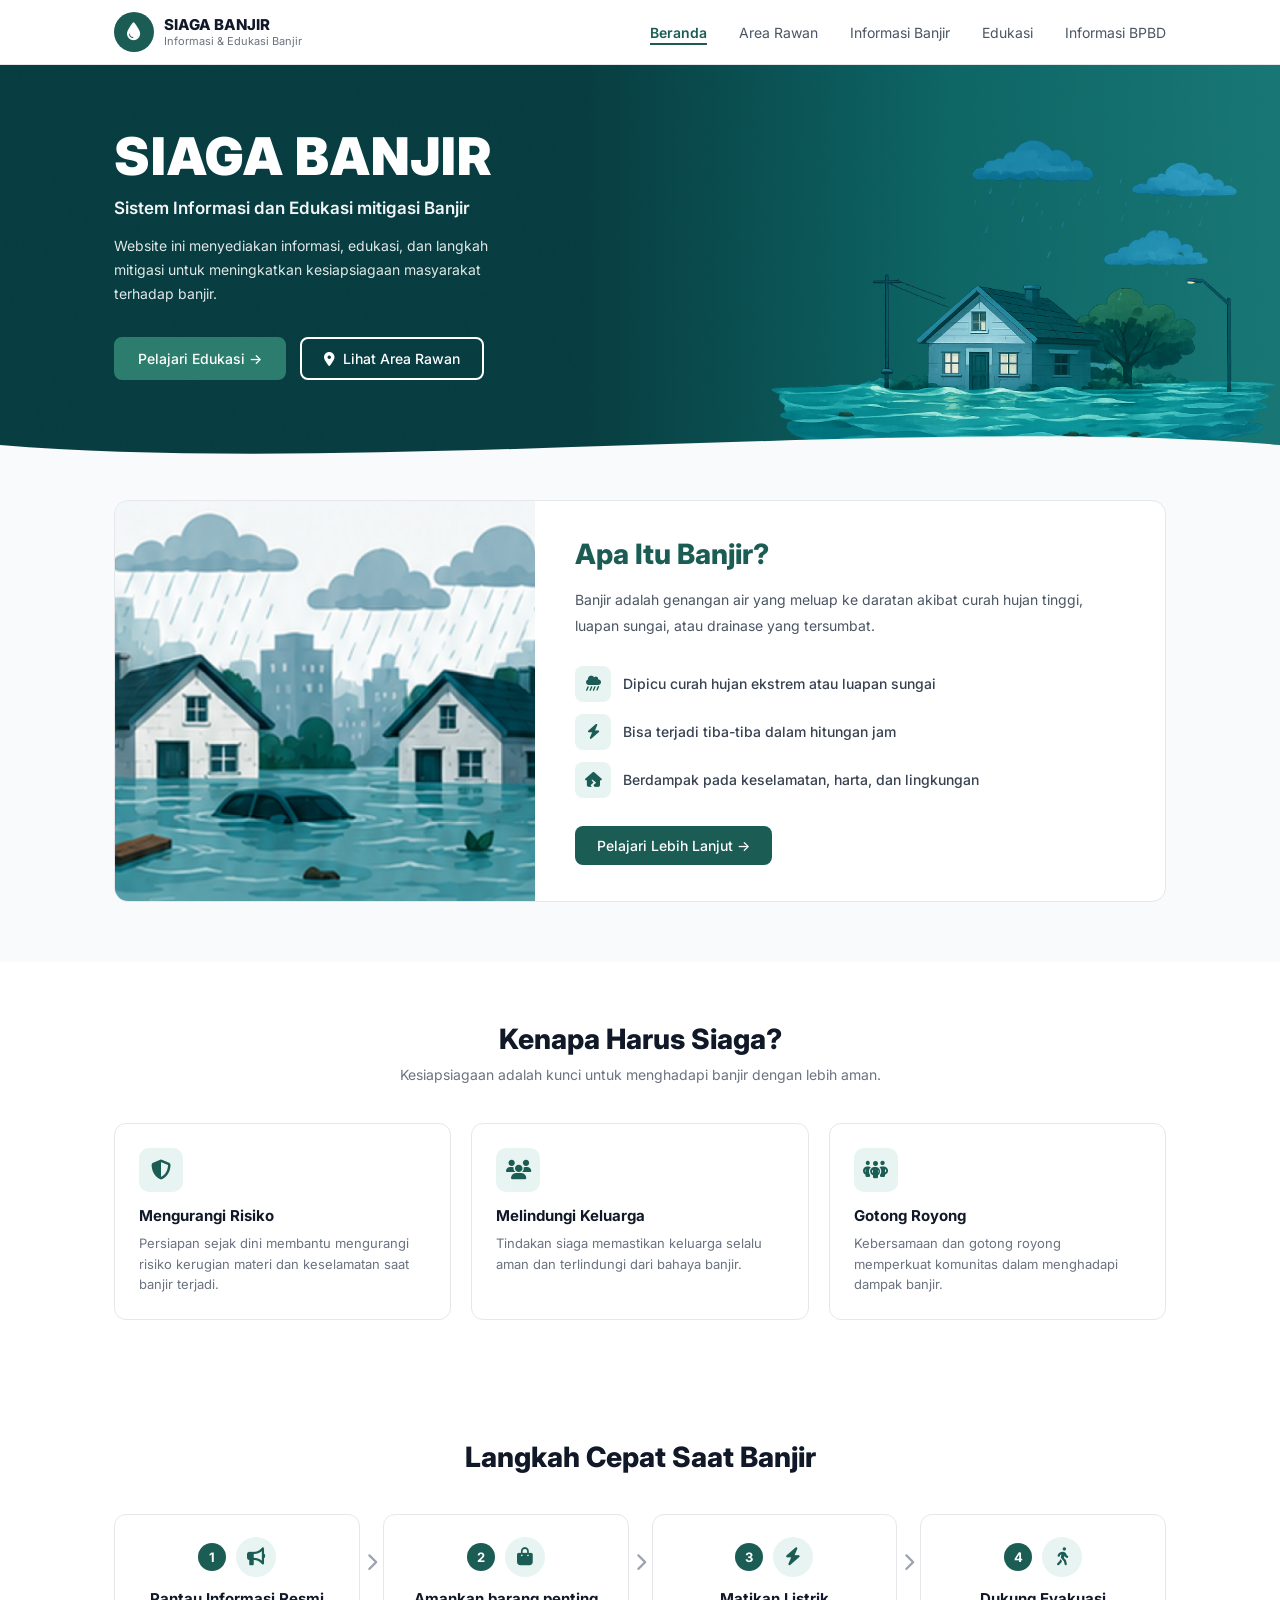
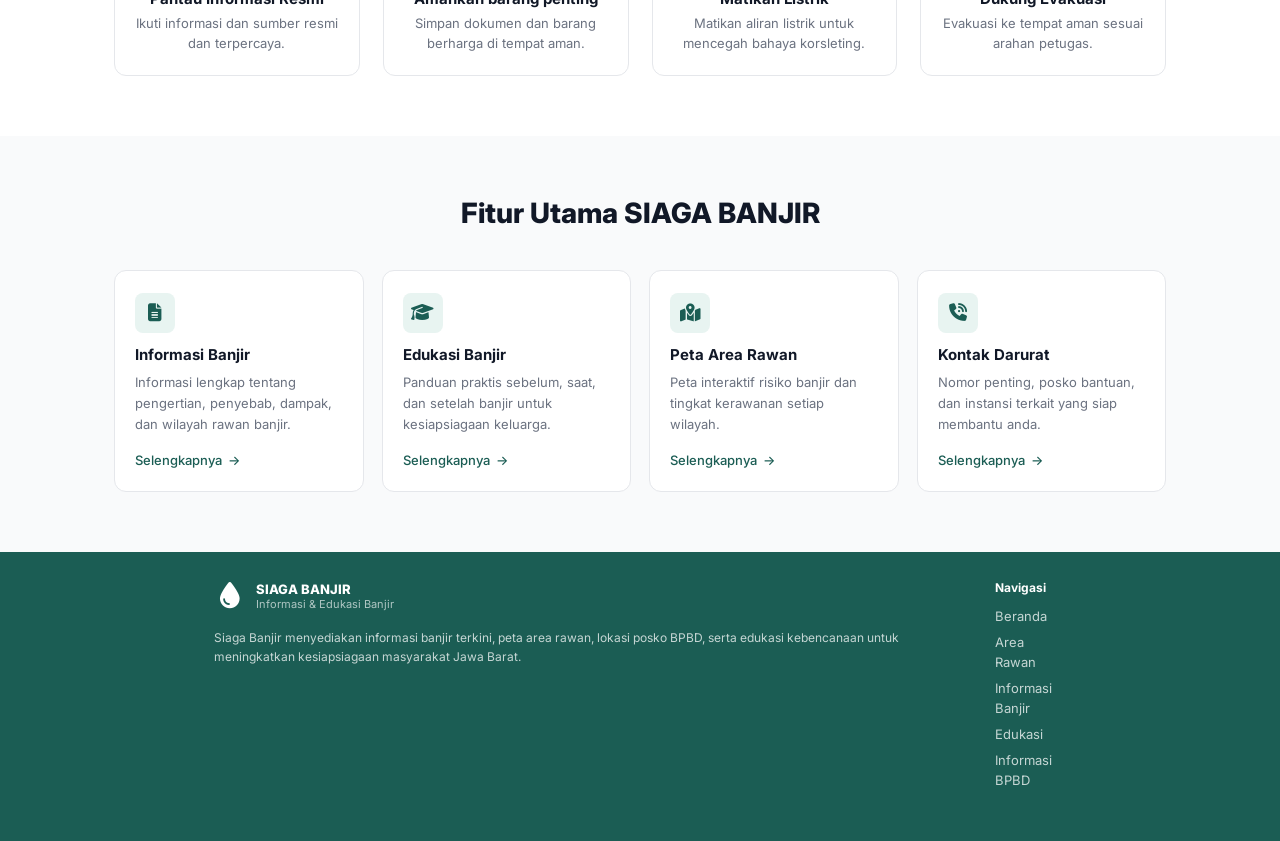
<file: index.html>
<!DOCTYPE html>
<html lang="id">
<head>
  <meta charset="UTF-8" />
  <meta name="viewport" content="width=device-width, initial-scale=1.0" />
  <title>Siaga Banjir - Informasi & Edukasi Banjir</title>
  <link rel="stylesheet" href="https://cdnjs.cloudflare.com/ajax/libs/font-awesome/6.5.0/css/all.min.css" />
  <link rel="stylesheet" href="style.css" />
</head>
<body>

  <div id="navbar-placeholder"></div>

<!-- ── Hero ── -->
<section class="hero">
  <img class="hero-bg-img" src="image/background-banner.png" alt="Background Banner"/>
  <img class="hero-overlay-img" src="image/icbanner-beranda.png" alt="Banner Rumah"/>
  <div class="hero-inner">
    <div class="hero-content">
      <h1>SIAGA BANJIR</h1>
      <h2>Sistem Informasi dan Edukasi mitigasi Banjir</h2>
      <p>
        Website ini menyediakan informasi, edukasi,
        dan langkah mitigasi untuk meningkatkan
        kesiapsiagaan masyarakat terhadap banjir.
      </p>
      <div class="hero-buttons">
        <a href="edukasi.html" class="btn-primary">Pelajari Edukasi →</a>
        <a href="area-rawan.html" class="btn-outline-white"><i class="fa-solid fa-location-dot"></i> Lihat Area Rawan</a>
      </div>
    </div>
  </div>
  <div class="hero-wave">
    <svg viewBox="0 0 1440 55" xmlns="http://www.w3.org/2000/svg" preserveAspectRatio="none">
      <path d="M0,30 C400,60 1040,0 1440,30 L1440,55 L0,55 Z" fill="#f9fafb"/>
    </svg>
  </div>
</section>

<!-- ── Apa Itu Banjir ── -->
<section class="about-section">
  <div class="about-inner">
    <div class="about-card">
      <div class="about-image">
        <img src="image/card-beranda.png" alt="Ilustrasi banjir"/>
      </div>
      <div class="about-content">
        <h2>Apa Itu Banjir?</h2>
        <p class="about-lead">Banjir adalah genangan air yang meluap ke daratan akibat curah hujan tinggi, luapan sungai, atau drainase yang tersumbat.</p>
        <ul class="about-points">
          <li>
            <span class="about-point-icon"><i class="fa-solid fa-cloud-showers-heavy"></i></span>
            <span>Dipicu curah hujan ekstrem atau luapan sungai</span>
          </li>
          <li>
            <span class="about-point-icon"><i class="fa-solid fa-bolt"></i></span>
            <span>Bisa terjadi tiba-tiba dalam hitungan jam</span>
          </li>
          <li>
            <span class="about-point-icon"><i class="fa-solid fa-house-crack"></i></span>
            <span>Berdampak pada keselamatan, harta, dan lingkungan</span>
          </li>
        </ul>
        <a href="informasi-banjir.html" class="btn-dark-teal">
          Pelajari Lebih Lanjut →
        </a>
      </div>
    </div>
  </div>
</section>

  <!-- ── Kenapa Harus Siaga ── -->
  <section class="why-section">
    <div class="why-inner">
      <div class="section-header">
        <h2>Kenapa Harus Siaga?</h2>
        <p>Kesiapsiagaan adalah kunci untuk menghadapi banjir dengan lebih aman.</p>
      </div>
      <div class="why-grid">
        <div class="why-card">
          <div class="why-card-icon">
            <i class="fa-solid fa-shield-halved"></i>
          </div>
          <h3>Mengurangi Risiko</h3>
          <p>Persiapan sejak dini membantu mengurangi risiko kerugian materi dan keselamatan saat banjir terjadi.</p>
        </div>
        <div class="why-card">
          <div class="why-card-icon">
            <i class="fa-solid fa-users"></i>
          </div>
          <h3>Melindungi Keluarga</h3>
          <p>Tindakan siaga memastikan keluarga selalu aman dan terlindungi dari bahaya banjir.</p>
        </div>
        <div class="why-card">
          <div class="why-card-icon">
            <i class="fa-solid fa-people-group"></i>
          </div>
          <h3>Gotong Royong</h3>
          <p>Kebersamaan dan gotong royong memperkuat komunitas dalam menghadapi dampak banjir.</p>
        </div>
      </div>
    </div>
  </section>

  <!-- ── Langkah Cepat ── -->
  <section class="steps-section">
    <div class="steps-inner">
      <div class="section-header">
        <h2>Langkah Cepat Saat Banjir</h2>
      </div>
      <div class="steps-row">
        <div class="step-item">
          <div class="step-header">
            <div class="step-number">1</div>
            <div class="step-icon"><i class="fa-solid fa-bullhorn"></i></div>
          </div>
          <h3>Pantau Informasi Resmi</h3>
          <p>Ikuti informasi dan sumber resmi dan terpercaya.</p>
        </div>
        <div class="step-arrow"><i class="fa-solid fa-chevron-right"></i></div>
        <div class="step-item">
          <div class="step-header">
            <div class="step-number">2</div>
            <div class="step-icon"><i class="fa-solid fa-bag-shopping"></i></div>
          </div>
          <h3>Amankan barang penting</h3>
          <p>Simpan dokumen dan barang berharga di tempat aman.</p>
        </div>
        <div class="step-arrow"><i class="fa-solid fa-chevron-right"></i></div>
        <div class="step-item">
          <div class="step-header">
            <div class="step-number">3</div>
            <div class="step-icon"><i class="fa-solid fa-bolt"></i></div>
          </div>
          <h3>Matikan Listrik</h3>
          <p>Matikan aliran listrik untuk mencegah bahaya korsleting.</p>
        </div>
        <div class="step-arrow"><i class="fa-solid fa-chevron-right"></i></div>
        <div class="step-item">
          <div class="step-header">
            <div class="step-number">4</div>
            <div class="step-icon"><i class="fa-solid fa-person-walking"></i></div>
          </div>
          <h3>Dukung Evakuasi</h3>
          <p>Evakuasi ke tempat aman sesuai arahan petugas.</p>
        </div>
      </div>
    </div>
  </section>

    <!-- ── Fitur Utama ── -->
  <section class="features-section">
    <div class="features-inner">
      <div class="section-header">
        <h2>Fitur Utama SIAGA BANJIR</h2>
      </div>
      <div class="features-grid">
        <div class="feature-card">
          <div class="feature-card-icon">
            <i class="fa-solid fa-file-lines"></i>
          </div>
          <h3>Informasi Banjir</h3>
          <p>Informasi lengkap tentang pengertian, penyebab, dampak, dan wilayah rawan banjir.</p>
          <a href="informasi-banjir.html" class="feature-link">Selengkapnya &nbsp;→</a>
        </div>
        <div class="feature-card">
          <div class="feature-card-icon">
            <i class="fa-solid fa-graduation-cap"></i>
          </div>
          <h3>Edukasi Banjir</h3>
          <p>Panduan praktis sebelum, saat, dan setelah banjir untuk kesiapsiagaan keluarga.</p>
          <a href="edukasi.html" class="feature-link">Selengkapnya &nbsp;→</a>
        </div>
        <div class="feature-card">
          <div class="feature-card-icon">
            <i class="fa-solid fa-map-location-dot"></i>
          </div>
          <h3>Peta Area Rawan</h3>
          <p>Peta interaktif risiko banjir dan tingkat kerawanan setiap wilayah.</p>
          <a href="area-rawan.html" class="feature-link">Selengkapnya &nbsp;→</a>
        </div>
        <div class="feature-card">
          <div class="feature-card-icon">
            <i class="fa-solid fa-phone-volume"></i>
          </div>
          <h3>Kontak Darurat</h3>
          <p>Nomor penting, posko bantuan, dan instansi terkait yang siap membantu anda.</p>
          <a href="informasi-posko.html" class="feature-link">Selengkapnya &nbsp;→</a>
        </div>
      </div>
    </div>
  </section>

  <div id="footer-placeholder"></div>
  <script src="components.js"></script>

</body>
</html>
</file>
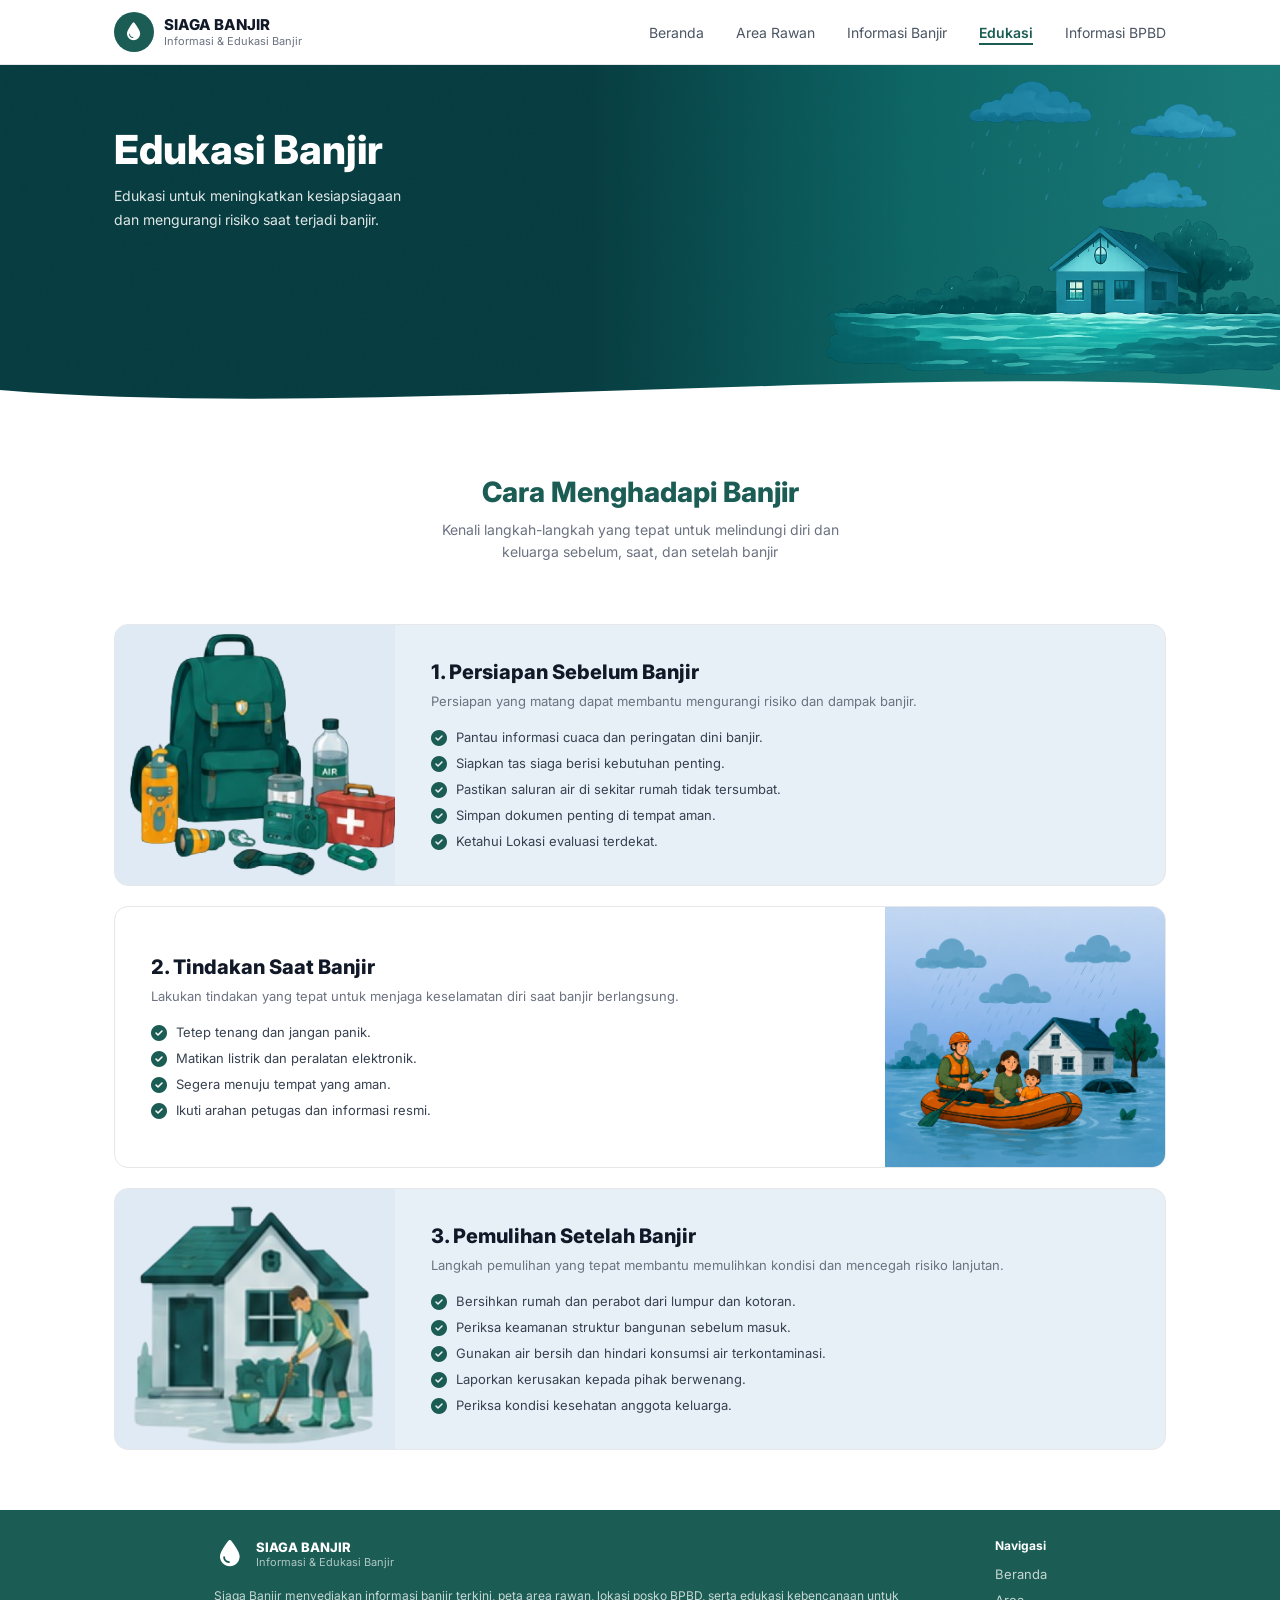
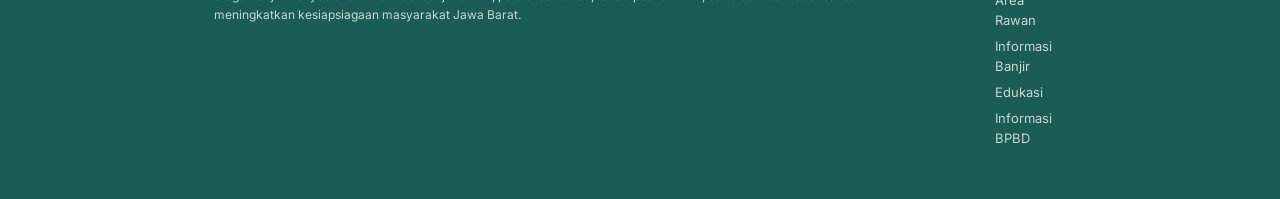
<file: edukasi.html>
<!DOCTYPE html>
<html lang="id">
<head>
  <meta charset="UTF-8" />
  <meta name="viewport" content="width=device-width, initial-scale=1.0" />
  <title>Edukasi - Siaga Banjir</title>
  <link rel="stylesheet" href="https://cdnjs.cloudflare.com/ajax/libs/font-awesome/6.5.0/css/all.min.css" />
  <link rel="stylesheet" href="style.css" />
</head>
<body>

  <div id="navbar-placeholder"></div>

  <!-- ── Hero ── -->
  <section class="hero hero-subpage">
  <img class="hero-bg-img" src="image/background-banner.png" alt="Background Banner"/>
  <img class="hero-overlay-img" src="image/icbanner-edukasi.png" alt="Banner Edukasi"/>
    <div class="hero-inner">
      <div class="hero-content">
        <h1 class="hero-h1-lg">Edukasi Banjir</h1>
        <p>
          Edukasi untuk meningkatkan kesiapsiagaan<br />
          dan mengurangi risiko saat terjadi banjir.
        </p>
      </div>
    </div>
    <div class="hero-wave">
      <svg viewBox="0 0 1440 55" xmlns="http://www.w3.org/2000/svg" preserveAspectRatio="none">
        <path d="M0,30 C400,60 1040,0 1440,30 L1440,55 L0,55 Z" fill="#ffffff"/>
      </svg>
    </div>
  </section>

  <!-- ── Cara Menghadapi Banjir ── -->
  <section class="cara-section">
    <div class="cara-inner">
      <h2>Cara Menghadapi Banjir</h2>
      <p>
        Kenali langkah-langkah yang tepat untuk melindungi diri dan<br />
        keluarga sebelum, saat, dan setelah banjir
      </p>
    </div>
  </section>

  <!-- ── Step Cards ── -->
  <section class="steps-cards-section">
    <div class="steps-cards-inner">

      <!-- Card 1: image left, text right, light bg -->
      <div class="edu-card bg-light">
        <div class="edu-card-image">
          <img src="image/icon-survival-kit.png" alt="Persiapan sebelum banjir" />
        </div>
        <div class="edu-card-body">
          <h3>1. Persiapan Sebelum Banjir</h3>
          <p class="edu-desc">Persiapan yang matang dapat membantu mengurangi risiko dan dampak banjir.</p>
          <ul class="edu-checklist">
            <li><i class="fa-solid fa-circle-check"></i> Pantau informasi cuaca dan peringatan dini banjir.</li>
            <li><i class="fa-solid fa-circle-check"></i> Siapkan tas siaga berisi kebutuhan penting.</li>
            <li><i class="fa-solid fa-circle-check"></i> Pastikan saluran air di sekitar rumah tidak tersumbat.</li>
            <li><i class="fa-solid fa-circle-check"></i> Simpan dokumen penting di tempat aman.</li>
            <li><i class="fa-solid fa-circle-check"></i> Ketahui Lokasi evaluasi terdekat.</li>
          </ul>
        </div>
      </div>

      <!-- Card 2: text left, image right, white bg -->
      <div class="edu-card bg-white">
        <div class="edu-card-body">
          <h3>2. Tindakan Saat Banjir</h3>
          <p class="edu-desc">Lakukan tindakan yang tepat untuk menjaga keselamatan diri saat banjir berlangsung.</p>
          <ul class="edu-checklist">
            <li><i class="fa-solid fa-circle-check"></i> Tetep tenang dan jangan panik.</li>
            <li><i class="fa-solid fa-circle-check"></i> Matikan listrik dan peralatan elektronik.</li>
            <li><i class="fa-solid fa-circle-check"></i> Segera menuju tempat yang aman.</li>
            <li><i class="fa-solid fa-circle-check"></i> Ikuti arahan petugas dan informasi resmi.</li>
          </ul>
        </div>
        <div class="edu-card-image">
          <img src="image/icon-evakuasi.png" alt="Tindakan saat banjir" />
        </div>
      </div>

      <!-- Card 3: image left, text right, light bg -->
      <div class="edu-card bg-light">
        <div class="edu-card-image">
          <img src="image/icon-rumah2.png" alt="Pemulihan setelah banjir" />
        </div>
        <div class="edu-card-body">
          <h3>3. Pemulihan Setelah Banjir</h3>
          <p class="edu-desc">Langkah pemulihan yang tepat membantu memulihkan kondisi dan mencegah risiko lanjutan.</p>
          <ul class="edu-checklist">
            <li><i class="fa-solid fa-circle-check"></i> Bersihkan rumah dan perabot dari lumpur dan kotoran.</li>
            <li><i class="fa-solid fa-circle-check"></i> Periksa keamanan struktur bangunan sebelum masuk.</li>
            <li><i class="fa-solid fa-circle-check"></i> Gunakan air bersih dan hindari konsumsi air terkontaminasi.</li>
            <li><i class="fa-solid fa-circle-check"></i> Laporkan kerusakan kepada pihak berwenang.</li>
            <li><i class="fa-solid fa-circle-check"></i> Periksa kondisi kesehatan anggota keluarga.</li>
          </ul>
        </div>
      </div>

    </div>
  </section>

  <div id="footer-placeholder"></div>
  <script src="components.js"></script>

</body>
</html>
</file>
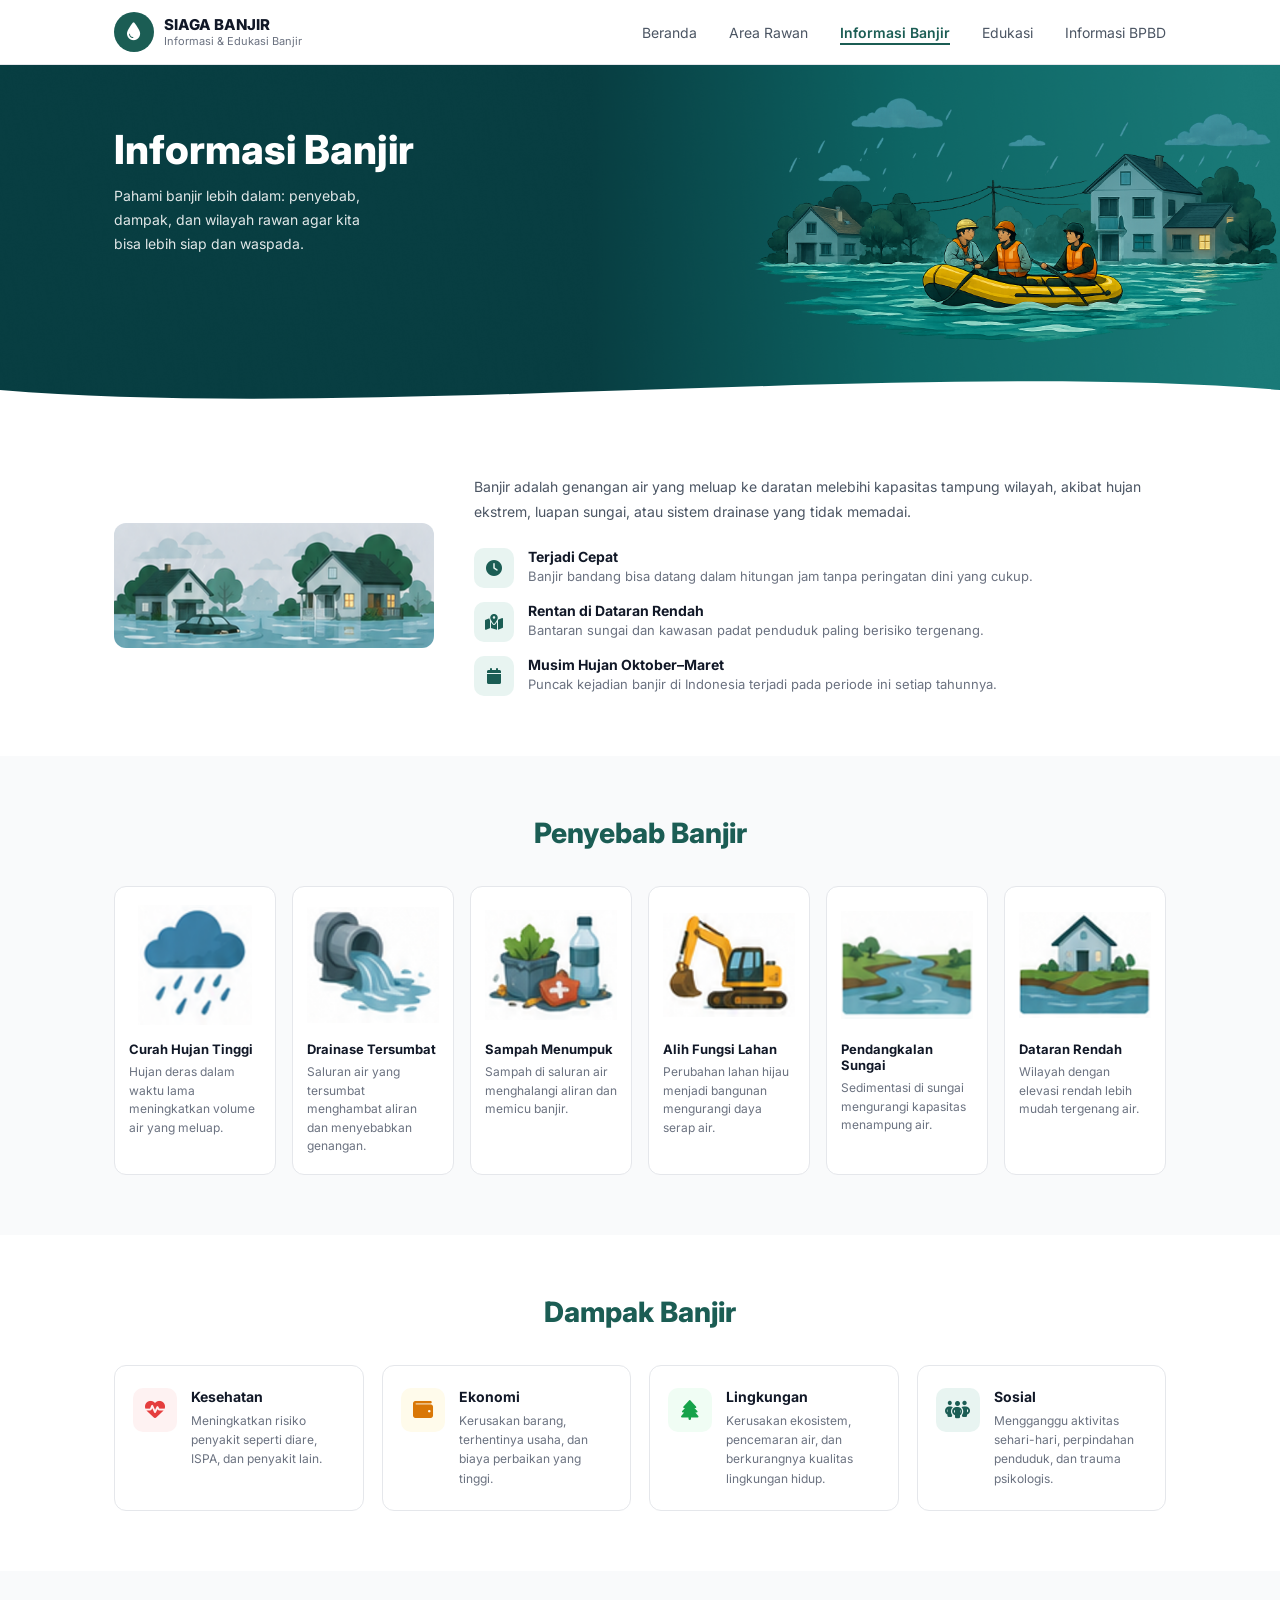
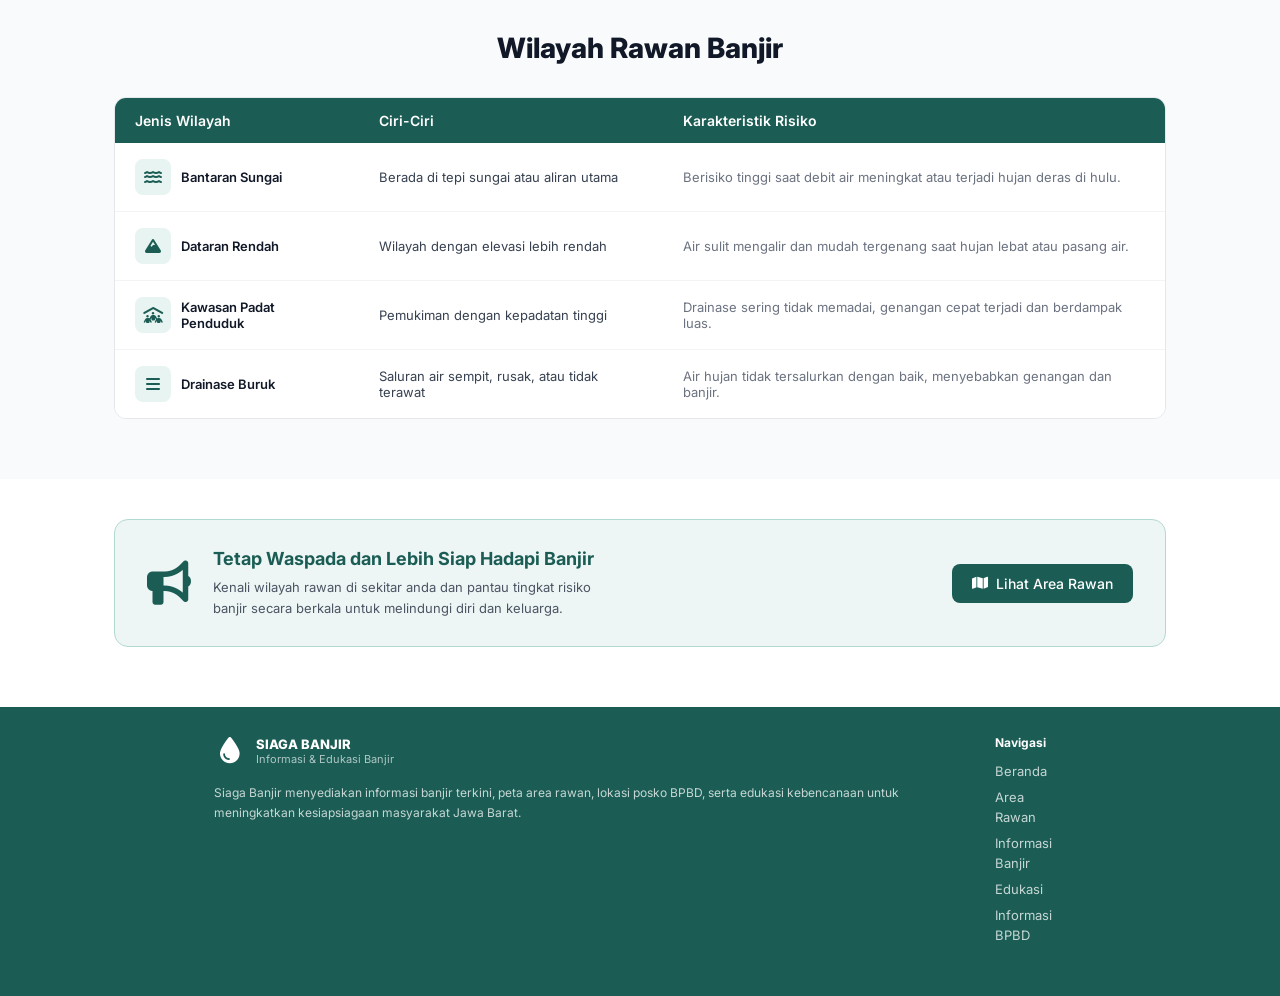
<file: informasi-banjir.html>
<!DOCTYPE html>
<html lang="id">
<head>
  <meta charset="UTF-8" />
  <meta name="viewport" content="width=device-width, initial-scale=1.0" />
  <title>Informasi Banjir - Siaga Banjir</title>
  <link rel="stylesheet" href="https://cdnjs.cloudflare.com/ajax/libs/font-awesome/6.5.0/css/all.min.css" />
  <link rel="stylesheet" href="style.css" />
</head>
<body>

  <div id="navbar-placeholder"></div>

  <!-- ── Hero ── -->
  <section class="hero hero-subpage">
  <img class="hero-bg-img" src="image/background-banner.png" alt="Background Banner"/>
  <img class="hero-overlay-img" src="image/icbanner-informasi-banjir.png" alt="Informasi Banjir"/>
    <div class="hero-inner">
      <div class="hero-content">
        <h1 class="hero-h1-lg">Informasi Banjir</h1>
        <p>
          Pahami banjir lebih dalam: penyebab,<br />
          dampak, dan wilayah rawan agar kita<br />
          bisa lebih siap dan waspada.
        </p>
      </div>
    </div>
    <div class="hero-wave">
      <svg viewBox="0 0 1440 55" xmlns="http://www.w3.org/2000/svg" preserveAspectRatio="none">
        <path d="M0,30 C400,60 1040,0 1440,30 L1440,55 L0,55 Z" fill="#ffffff"/>
      </svg>
    </div>
  </section>

  <!-- ── Apa Itu Banjir ── -->
  <section class="apa-banjir-section">
    <div class="apa-banjir-inner">
      <div class="apa-banjir-layout">

        <div class="apa-banjir-img">
          <img src="image/card-banjir.png" alt="Ilustrasi banjir" />
        </div>

        <div class="apa-banjir-text">
          <h2>Apa Itu Banjir?</h2>
          <p class="apa-banjir-lead">
            Banjir adalah genangan air yang meluap ke daratan melebihi kapasitas tampung wilayah, akibat hujan ekstrem, luapan sungai, atau sistem drainase yang tidak memadai.
          </p>
          <div class="apa-banjir-facts">
            <div class="apa-fact">
              <div class="apa-fact-icon"><i class="fa-solid fa-clock"></i></div>
              <div>
                <strong>Terjadi Cepat</strong>
                <span>Banjir bandang bisa datang dalam hitungan jam tanpa peringatan dini yang cukup.</span>
              </div>
            </div>
            <div class="apa-fact">
              <div class="apa-fact-icon"><i class="fa-solid fa-map-location-dot"></i></div>
              <div>
                <strong>Rentan di Dataran Rendah</strong>
                <span>Bantaran sungai dan kawasan padat penduduk paling berisiko tergenang.</span>
              </div>
            </div>
            <div class="apa-fact">
              <div class="apa-fact-icon"><i class="fa-solid fa-calendar"></i></div>
              <div>
                <strong>Musim Hujan Oktober–Maret</strong>
                <span>Puncak kejadian banjir di Indonesia terjadi pada periode ini setiap tahunnya.</span>
              </div>
            </div>
          </div>
        </div>

      </div>
    </div>
  </section>

<!-- ── Penyebab Banjir ── -->
<section class="penyebab-section">
  <div class="penyebab-inner">
    <h2>Penyebab Banjir</h2>

    <div class="penyebab-grid">

      <div class="penyebab-card">
        <img class="penyebab-card-img" src="image/icon-hujan.png" alt="Curah Hujan Tinggi">
        <h3>Curah Hujan Tinggi</h3>
        <p>Hujan deras dalam waktu lama meningkatkan volume air yang meluap.</p>
      </div>

      <div class="penyebab-card">
        <img class="penyebab-card-img" src="image/icon-saluran.png" alt="Drainase Tersumbat">
        <h3>Drainase Tersumbat</h3>
        <p>Saluran air yang tersumbat menghambat aliran dan menyebabkan genangan.</p>
      </div>

      <div class="penyebab-card">
        <img class="penyebab-card-img" src="image/icon-sampah.png" alt="Sampah Menumpuk">
        <h3>Sampah Menumpuk</h3>
        <p>Sampah di saluran air menghalangi aliran dan memicu banjir.</p>
      </div>

      <div class="penyebab-card">
        <img class="penyebab-card-img" src="image/icon-excavator.png" alt="Alih Fungsi Lahan">
        <h3>Alih Fungsi Lahan</h3>
        <p>Perubahan lahan hijau menjadi bangunan mengurangi daya serap air.</p>
      </div>

      <div class="penyebab-card">
        <img class="penyebab-card-img" src="image/icon-sungai.png" alt="Pendangkalan Sungai">
        <h3>Pendangkalan Sungai</h3>
        <p>Sedimentasi di sungai mengurangi kapasitas menampung air.</p>
      </div>

      <div class="penyebab-card">
        <img class="penyebab-card-img" src="image/icon-rumah.png" alt="Dataran Rendah">
        <h3>Dataran Rendah</h3>
        <p>Wilayah dengan elevasi rendah lebih mudah tergenang air.</p>
      </div>

    </div>
  </div>
</section>

  <!-- ── Dampak Banjir ── -->
  <section class="dampak-section">
    <div class="dampak-inner">
      <h2>Dampak Banjir</h2>
      <div class="dampak-grid">

        <div class="dampak-card">
          <div class="dampak-icon red">
            <i class="fa-solid fa-heart-pulse"></i>
          </div>
          <div>
            <h3>Kesehatan</h3>
            <p>Meningkatkan risiko penyakit seperti diare, ISPA, dan penyakit lain.</p>
          </div>
        </div>

        <div class="dampak-card">
          <div class="dampak-icon yellow">
            <i class="fa-solid fa-wallet"></i>
          </div>
          <div>
            <h3>Ekonomi</h3>
            <p>Kerusakan barang, terhentinya usaha, dan biaya perbaikan yang tinggi.</p>
          </div>
        </div>

        <div class="dampak-card">
          <div class="dampak-icon green">
            <i class="fa-solid fa-tree"></i>
          </div>
          <div>
            <h3>Lingkungan</h3>
            <p>Kerusakan ekosistem, pencemaran air, dan berkurangnya kualitas lingkungan hidup.</p>
          </div>
        </div>

        <div class="dampak-card">
          <div class="dampak-icon teal">
            <i class="fa-solid fa-people-group"></i>
          </div>
          <div>
            <h3>Sosial</h3>
            <p>Mengganggu aktivitas sehari-hari, perpindahan penduduk, dan trauma psikologis.</p>
          </div>
        </div>

      </div>
    </div>
  </section>

  <!-- ── Wilayah Rawan Banjir ── -->
  <section class="wilayah-section">
    <div class="wilayah-inner">
      <h2>Wilayah Rawan Banjir</h2>
      <div class="wilayah-table-wrap">
        <table class="wilayah-table">
          <thead>
            <tr>
              <th>Jenis Wilayah</th>
              <th>Ciri-Ciri</th>
              <th>Karakteristik Risiko</th>
            </tr>
          </thead>
          <tbody>
            <tr>
              <td>
                <div class="wilayah-jenis">
                  <div class="wilayah-jenis-icon"><i class="fa-solid fa-water"></i></div>
                  <span>Bantaran Sungai</span>
                </div>
              </td>
              <td>Berada di tepi sungai atau aliran utama</td>
              <td>Berisiko tinggi saat debit air meningkat atau terjadi hujan deras di hulu.</td>
            </tr>
            <tr>
              <td>
                <div class="wilayah-jenis">
                  <div class="wilayah-jenis-icon"><i class="fa-solid fa-mountain"></i></div>
                  <span>Dataran Rendah</span>
                </div>
              </td>
              <td>Wilayah dengan elevasi lebih rendah</td>
              <td>Air sulit mengalir dan mudah tergenang saat hujan lebat atau pasang air.</td>
            </tr>
            <tr>
              <td>
                <div class="wilayah-jenis">
                  <div class="wilayah-jenis-icon"><i class="fa-solid fa-people-roof"></i></div>
                  <span>Kawasan Padat Penduduk</span>
                </div>
              </td>
              <td>Pemukiman dengan kepadatan tinggi</td>
              <td>Drainase sering tidak memadai, genangan cepat terjadi dan berdampak luas.</td>
            </tr>
            <tr>
              <td>
                <div class="wilayah-jenis">
                  <div class="wilayah-jenis-icon"><i class="fa-solid fa-bars"></i></div>
                  <span>Drainase Buruk</span>
                </div>
              </td>
              <td>Saluran air sempit, rusak, atau tidak terawat</td>
              <td>Air hujan tidak tersalurkan dengan baik, menyebabkan genangan dan banjir.</td>
            </tr>
          </tbody>
        </table>
      </div>
    </div>
  </section>

  <!-- ── CTA Banner ── -->
  <section class="cta-section">
    <div class="cta-inner">
      <div class="cta-banner">
        <div class="cta-icon">
          <i class="fa-solid fa-bullhorn"></i>
        </div>
        <div class="cta-text">
          <h3>Tetap Waspada dan Lebih Siap Hadapi Banjir</h3>
          <p>
            Kenali wilayah rawan di sekitar anda dan pantau tingkat risiko<br />
            banjir secara berkala untuk melindungi diri dan keluarga.
          </p>
        </div>
        <div class="cta-right">
          <a href="area-rawan.html" class="btn-cta-teal">
            <i class="fa-solid fa-map"></i>
            Lihat Area Rawan
          </a>
        </div>
      </div>
    </div>
  </section>

  <div id="footer-placeholder"></div>
  <script src="components.js"></script>

</body>
</html>
</file>
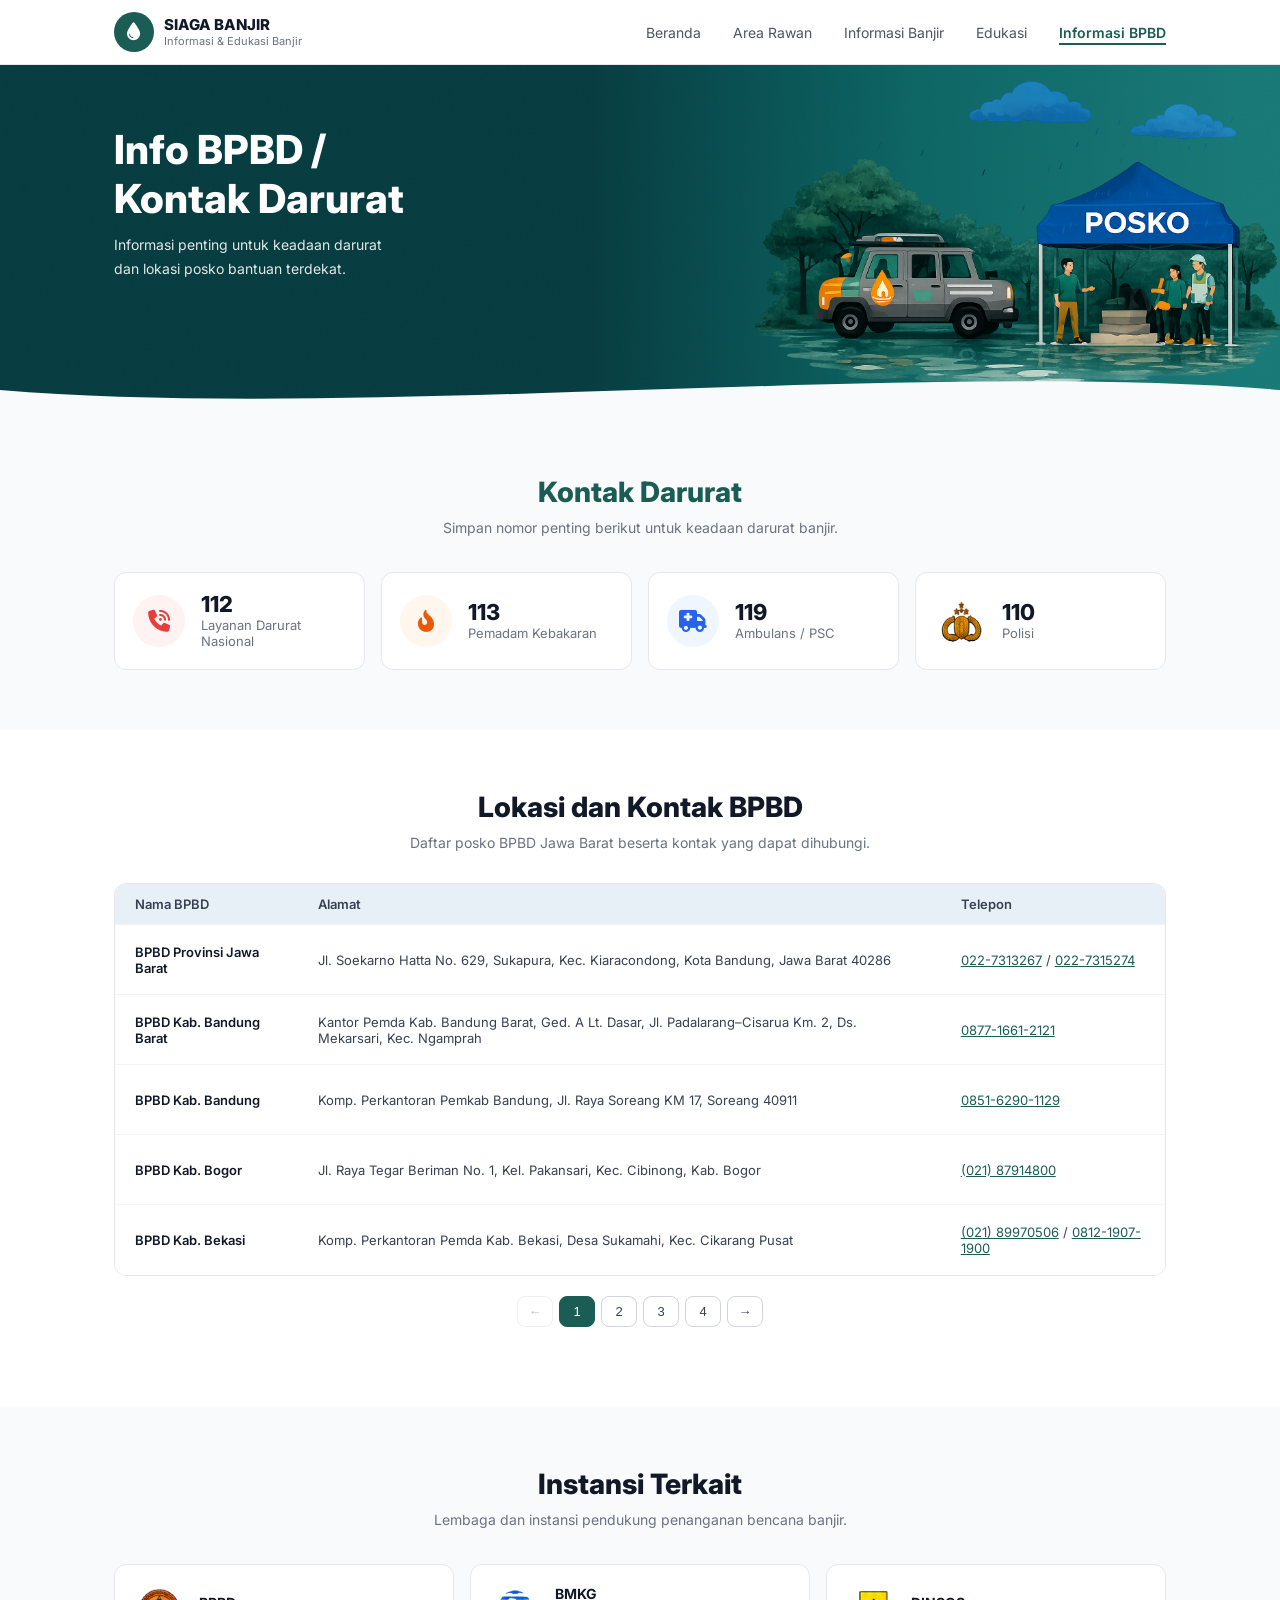
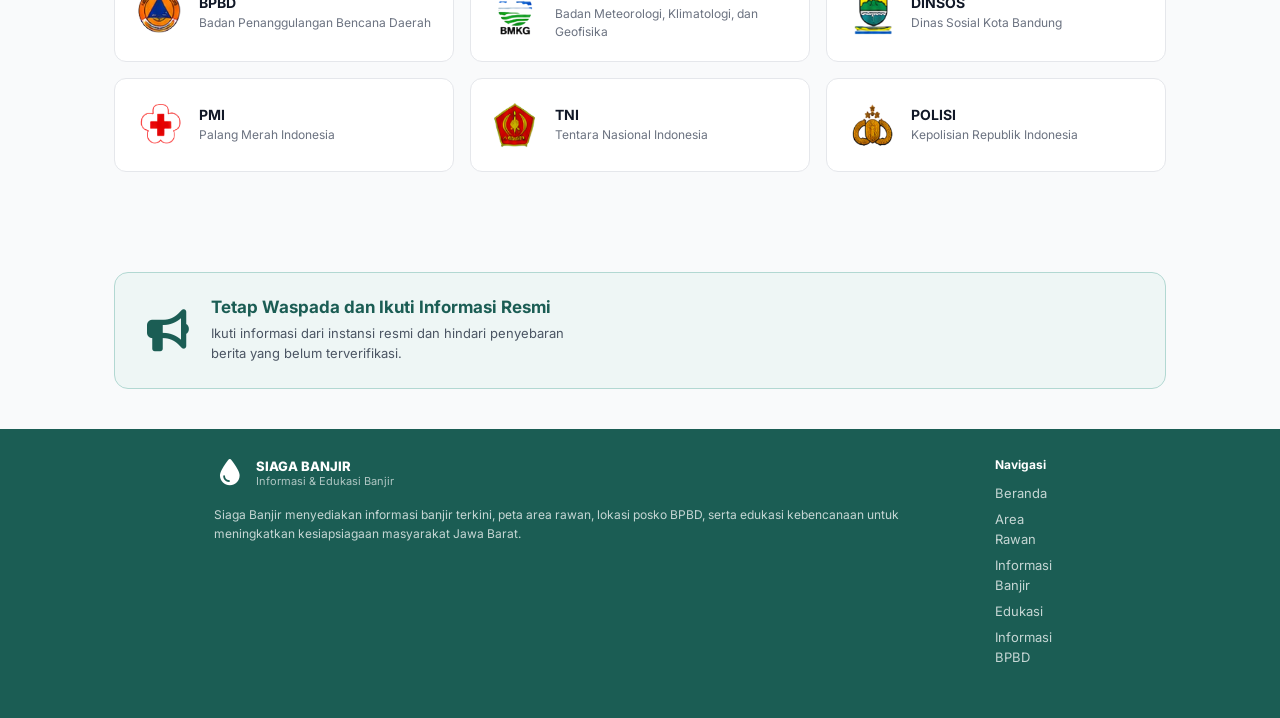
<file: informasi-posko.html>
<!DOCTYPE html>
<html lang="id">

<head>
  <meta charset="UTF-8" />
  <meta name="viewport" content="width=device-width, initial-scale=1.0" />
  <title>Informasi Posko - Siaga Banjir</title>
  <link rel="stylesheet" href="https://cdnjs.cloudflare.com/ajax/libs/font-awesome/6.5.0/css/all.min.css" />
  <link rel="stylesheet" href="style.css" />
</head>

<body>

  <div id="navbar-placeholder"></div>

  <!-- ── Hero ── -->
  <section class="hero hero-subpage">
    <img class="hero-bg-img" src="image/background-banner.png" alt="Background Banner" />
    <img class="hero-overlay-img" src="image/icbanner-informasi-posko.png" alt="Banner Informasi Posko" />
    <div class="hero-inner">
      <div class="hero-content">
        <h1 class="hero-h1-lg">Info BPBD /<br />Kontak Darurat</h1>
        <p>
          Informasi penting untuk keadaan darurat<br />
          dan lokasi posko bantuan terdekat.
        </p>
      </div>
    </div>
    <div class="hero-wave">
      <svg viewBox="0 0 1440 55" xmlns="http://www.w3.org/2000/svg" preserveAspectRatio="none">
        <path d="M0,30 C400,60 1040,0 1440,30 L1440,55 L0,55 Z" fill="#f9fafb" />
      </svg>
    </div>
  </section>

  <!-- ── Nomer Darurat ── -->
  <section class="nomer-section">
    <div class="nomer-inner">

      <h2>Kontak Darurat</h2>

      <p class="nomer-sub">
        Simpan nomor penting berikut untuk keadaan darurat banjir.
      </p>

      <div class="nomer-grid">

        <!-- 112 -->
        <div class="nomer-card">

          <div class="nomer-card-icon red">
            <i class="fa-solid fa-phone-volume"></i>
          </div>

          <div>
            <h3>112</h3>
            <p>Layanan Darurat Nasional</p>
          </div>

        </div>

        <!-- 113 -->
        <div class="nomer-card">

          <div class="nomer-card-icon orange">
            <i class="fa-solid fa-fire-flame-curved"></i>
          </div>

          <div>
            <h3>113</h3>
            <p>Pemadam Kebakaran</p>
          </div>

        </div>

        <!-- 119 -->
        <div class="nomer-card">

          <div class="nomer-card-icon blue">
            <i class="fa-solid fa-truck-medical"></i>
          </div>

          <div>
            <h3>119</h3>
            <p>Ambulans / PSC</p>
          </div>

        </div>

        <!-- Polisi -->
        <div class="nomer-card">

          <div class="nomer-card-icon">
            <img src="image/icon-POLISI.png" alt="Polisi">
          </div>

          <div>
            <h3>110</h3>
            <p>Polisi</p>
          </div>

        </div>


      </div>
    </div>
  </section>

  <!-- ── Lokasi Posko ── -->
  <section class="lokasi-section">
    <div class="lokasi-inner">
      <h2>Lokasi dan Kontak BPBD</h2>
      <p class="lokasi-sub">Daftar posko BPBD Jawa Barat beserta kontak yang dapat dihubungi.</p>
      <div class="lokasi-table-wrap">
        <table class="lokasi-table">
          <thead>
            <tr>
              <th>Nama BPBD</th>
              <th>Alamat</th>
              <th>Telepon</th>
            </tr>
          </thead>
          <tbody id="posko-tbody">
          </tbody>
        </table>
      </div>
      <!-- Pagination -->
      <div class="pagination-wrap" id="pagination-wrap"></div>

    </div>
  </section>

  <script>
    const poskoData = [
      // -- Yang ada kontak di atas --
      { nama: "BPBD Provinsi Jawa Barat", alamat: "Jl. Soekarno Hatta No. 629, Sukapura, Kec. Kiaracondong, Kota Bandung, Jawa Barat 40286", telepon: "022-7313267 / 022-7315274" },
      { nama: "BPBD Kab. Bandung Barat", alamat: "Kantor Pemda Kab. Bandung Barat, Ged. A Lt. Dasar, Jl. Padalarang–Cisarua Km. 2, Ds. Mekarsari, Kec. Ngamprah", telepon: "0877-1661-2121" },
      { nama: "BPBD Kab. Bandung", alamat: "Komp. Perkantoran Pemkab Bandung, Jl. Raya Soreang KM 17, Soreang 40911", telepon: "0851-6290-1129" },
      { nama: "BPBD Kab. Bogor", alamat: "Jl. Raya Tegar Beriman No. 1, Kel. Pakansari, Kec. Cibinong, Kab. Bogor", telepon: "(021) 87914800" },
      { nama: "BPBD Kab. Bekasi", alamat: "Komp. Perkantoran Pemda Kab. Bekasi, Desa Sukamahi, Kec. Cikarang Pusat", telepon: "(021) 89970506 / 0812-1907-1900" },
      { nama: "BPBD Kab. Ciamis", alamat: "Jl. RAA Sastrawinata No. 3, Kertasari, Kec. Ciamis, Kab. Ciamis, Jawa Barat 46213", telepon: "(0265) 775702 / 0811-2316-567" },
      { nama: "BPBD Kab. Majalengka", alamat: "Jl. Gerakan Koperasi No. 43, Majalengka Wetan, Kec. Majalengka, Kab. Majalengka 45411", telepon: "(0233) 283044 / 0823-4040-0300" },
      // -- Tanpa kontak --
      { nama: "BPBD Kab. Sukabumi", alamat: "Jl. Pabuaran No. 09, Kec. Warudoyong 43132", telepon: "-" },
      { nama: "BPBD Kab. Garut", alamat: "Jalan Pramuka No. 06, Garut", telepon: "-" },
      { nama: "BPBD Kab. Kuningan", alamat: "Lt. 2 Asda II Setda Kab. Kuningan", telepon: "-" },
      { nama: "BPBD Kab. Indramayu", alamat: "Jalan Pahlawan No. 62/A, Indramayu", telepon: "-" },
      { nama: "BPBD Kab. Sumedang", alamat: "Jalan Pangeran Geusan Ulun No. 36, Sumedang", telepon: "-" },
      { nama: "BPBD Kab. Tasikmalaya", alamat: "Jalan Otto Iskandardinata No. 19, Tasikmalaya", telepon: "-" },
      { nama: "BPBD Kab. Pangandaran", alamat: "Jl. Raya Parigi No. 14, Karangbenda, Parigi, Pangandaran, Jawa Barat 46393", telepon: "-" },
      { nama: "BPBD Kota Bekasi", alamat: "Jl. A. Yani No. 1, Kota Bekasi 17143", telepon: "-" },
      { nama: "BPBD Kota Bogor", alamat: "Jl. KH. Abdullah Bin Nuh, Semplak, Bogor Barat, Kota Bogor, Jawa Barat 16114", telepon: "-" },
      { nama: "BPBD Kota Cimahi", alamat: "Jl. Cihanjuang, Kota Cimahi", telepon: "-" },
      { nama: "BPBD Kota Cirebon", alamat: "Jl. DR. Cipto Mangunkusumo No. 123, Pekiringan, Kesambi, Kota Cirebon 45131", telepon: "-" },
      { nama: "BPBD Kota Sukabumi", alamat: "Jl. Julius Usman No. 2, Sukabumi", telepon: "-" },
      { nama: "BPBD Kota Tasikmalaya", alamat: "Jl. Sutisna Senjaya No. 231, Cikalang, Tawang, Tasikmalaya 46113", telepon: "-" },
    ];

    const PER_PAGE = 5;
    let currentPage = 1;
    const totalPages = Math.ceil(poskoData.length / PER_PAGE);

    function renderTable(page) {
      const tbody = document.getElementById('posko-tbody');
      const start = (page - 1) * PER_PAGE;
      const slice = poskoData.slice(start, start + PER_PAGE);
      tbody.innerHTML = slice.map(d => `
        <tr>
          <td>${d.nama}</td>
          <td>${d.alamat}</td>
          <td>${d.telepon === '-' ? '<span style="color:#aaa">—</span>' : d.telepon.split('/').map(n => n.trim()).map(n => `<a href="tel:${n.replace(/[^0-9+]/g, '')}" style="color:var(--teal)">${n}</a>`).join(' / ')}</td>
        </tr>`).join('');
    }

    function renderPagination(page) {
      const wrap = document.getElementById('pagination-wrap');
      let html = '';
      html += `<button class="pg-btn" onclick="goPage(${page - 1})" ${page === 1 ? 'disabled' : ''}>&#8592;</button>`;
      for (let i = 1; i <= totalPages; i++) {
        html += `<button class="pg-btn ${i === page ? 'pg-active' : ''}" onclick="goPage(${i})">${i}</button>`;
      }
      html += `<button class="pg-btn" onclick="goPage(${page + 1})" ${page === totalPages ? 'disabled' : ''}>&#8594;</button>`;
      wrap.innerHTML = html;
    }

    function goPage(p) {
      if (p < 1 || p > totalPages) return;
      currentPage = p;
      renderTable(currentPage);
      renderPagination(currentPage);
    }

    goPage(1);
  </script>

  <!-- ── Instansi Terkait ── -->
  <section class="instansi-section">
    <div class="instansi-inner">

      <h2>Instansi Terkait</h2>

      <p class="instansi-sub">
        Lembaga dan instansi pendukung penanganan bencana banjir.
      </p>

      <div class="instansi-grid">

        <!-- BPBD -->
        <div class="instansi-card">
          <div class="instansi-logo bpbd">
            <img src="image/icon-BPBD.png" alt="BPBD">
          </div>

          <div>
            <h3>BPBD</h3>
            <p>Badan Penanggulangan Bencana Daerah</p>
          </div>
        </div>

        <!-- BMKG -->
        <div class="instansi-card">
          <div class="instansi-logo bmkg">
            <img src="image/icon-BMKG.png" alt="BMKG">
          </div>

          <div>
            <h3>BMKG</h3>
            <p>Badan Meteorologi, Klimatologi, dan Geofisika</p>
          </div>
        </div>

        <!-- DINSOS -->
        <div class="instansi-card">
          <div class="instansi-logo dinsos">
            <img src="image/icon-DINSOS.png" alt="DINSOS">
          </div>

          <div>
            <h3>DINSOS</h3>
            <p>Dinas Sosial Kota Bandung</p>
          </div>
        </div>

        <!-- PMI -->
        <div class="instansi-card">
          <div class="instansi-logo pmi">
            <img src="image/icon-PMI.png" alt="PMI">
          </div>

          <div>
            <h3>PMI</h3>
            <p>Palang Merah Indonesia</p>
          </div>
        </div>

        <!-- TNI -->
        <div class="instansi-card">
          <div class="instansi-logo tni">
            <img src="image/icon-TNI.png" alt="TNI">
          </div>

          <div>
            <h3>TNI</h3>
            <p>Tentara Nasional Indonesia</p>
          </div>
        </div>

        <!-- POLISI -->
        <div class="instansi-card">
          <div class="instansi-logo polisi">
            <img src="image/icon-POLISI.png" alt="POLISI">
          </div>

          <div>
            <h3>POLISI</h3>
            <p>Kepolisian Republik Indonesia</p>
          </div>
        </div>

      </div>
    </div>
  </section>

  <!-- ── Waspada Banner ── -->
  <section class="waspada-section">
    <div class="waspada-inner">
      <div class="waspada-banner">
        <div class="waspada-icon">
          <i class="fa-solid fa-bullhorn"></i>
        </div>
        <div class="waspada-text">
          <h3>Tetap Waspada dan Ikuti Informasi Resmi</h3>
          <p>
            Ikuti informasi dari instansi resmi dan hindari penyebaran<br />
            berita yang belum terverifikasi.
          </p>
        </div>
      </div>
    </div>
  </section>

  <div id="footer-placeholder"></div>
  <script src="components.js"></script>

</body>

</html>
</file>
<file: style.css>
@import url('https://fonts.googleapis.com/css2?family=Inter:wght@400;500;600;700;800;900&display=swap');

:root {
  --teal: #1B5D54;
}

* {
  box-sizing: border-box;
  margin: 0;
  padding: 0;
}

body {
  font-family: 'Inter', sans-serif;
  background-color: #ffffff;
  color: #111827;
}

/* ── Navbar ── */
.navbar {
  position: sticky;
  top: 0;
  z-index: 100;
  background: #ffffff;
  border-bottom: 1px solid #e5e7eb;
}

.navbar-inner {
  max-width: 1100px;
  margin: 0 auto;
  padding: 12px 24px;
  display: flex;
  align-items: center;
  justify-content: space-between;
}

.logo-wrap {
  display: flex;
  align-items: center;
  gap: 10px;
  text-decoration: none;
}

.logo-icon {
  width: 40px;
  height: 40px;
  background: #1B5D54;
  border-radius: 50%;
  display: flex;
  align-items: center;
  justify-content: center;
  color: white;
  font-size: 18px;
}

.logo-title {
  font-size: 15px;
  font-weight: 800;
  color: #111827;
  line-height: 1.2;
}

.logo-sub {
  font-size: 11px;
  color: #6b7280;
}

.nav-links {
  list-style: none;
  display: flex;
  gap: 32px;
}

.nav-links a {
  font-size: 14px;
  color: #4b5563;
  text-decoration: none;
  font-weight: 400;
}

.nav-links a:hover {
  color: #1B5D54;
}

.nav-links a.active {
  color: #1B5D54;
  font-weight: 600;
  border-bottom: 2px solid #1B5D54;
  padding-bottom: 2px;
}

/* Burger button — hidden on desktop */
.nav-burger {
  display: none;
  flex-direction: column;
  justify-content: center;
  gap: 5px;
  width: 36px;
  height: 36px;
  background: none;
  border: none;
  cursor: pointer;
  padding: 4px;
}
.nav-burger span {
  display: block;
  width: 100%;
  height: 2px;
  background: #1B5D54;
  border-radius: 2px;
  transition: transform 0.25s, opacity 0.25s;
}
.nav-burger.open span:nth-child(1) { transform: translateY(7px) rotate(45deg); }
.nav-burger.open span:nth-child(2) { opacity: 0; }
.nav-burger.open span:nth-child(3) { transform: translateY(-7px) rotate(-45deg); }

/* Mobile dropdown menu — hidden by default */
.nav-mobile-menu {
  display: none;
  background: white;
  border-top: 1px solid #e5e7eb;
  padding: 0;
  max-height: 0;
  overflow: hidden;
  transition: max-height 0.3s ease, padding 0.3s ease;
}
.nav-mobile-menu.open {
  max-height: 400px;
  padding: 8px 0 12px;
}
.nav-mobile-menu ul {
  list-style: none;
  display: flex;
  flex-direction: column;
}
.nav-mobile-menu ul a {
  display: block;
  padding: 12px 20px;
  font-size: 15px;
  color: #374151;
  text-decoration: none;
  font-weight: 400;
  border-bottom: none;
}
.nav-mobile-menu ul a:hover,
.nav-mobile-menu ul a.active {
  color: #1B5D54;
  font-weight: 600;
  background: #f0faf8;
}

/* ── Hero ── */
.hero{
  background-color:#1B5D54;
  position:relative;
  overflow:hidden;
  min-height:350px;
}

/* Background stretch full width */
.hero-bg-img{
  position:absolute;
  inset:0;
  width:100%;
  height:100%;
  object-fit:cover;
  object-position:center;
  display:block;
  z-index:0;
}

/* Overlay object image */
.hero-overlay-img{
  position:absolute;
  right:0;
  bottom:0;
  width:520px;
  height:auto;
  z-index:1;
  pointer-events:none;
}

.hero-inner{
  position:relative;
  z-index:2;
  max-width:1100px;
  margin:0 auto;
  padding:60px 24px 90px;
}

/* Subpage hero */
.hero-subpage{
  min-height:350px;
}

.hero-subpage .hero-bg-img{
  width:100%;
  height:100%;
  object-fit:cover;
  object-position:center;
}

.hero-subpage .hero-overlay-img{
  right:0;
  bottom:0;
  height:100%;
  max-height:350px;
  width:auto;
}

.hero-subpage .hero-inner{
  position:relative;
  z-index:2;
  max-width:1100px;
  margin:0 auto;
  padding:60px 24px 90px;
}


.hero-content {
  max-width: 500px;
  color: white;
}

.hero-content h1 {
  font-size: 52px;
  font-weight: 900;
  letter-spacing: 1px;
  margin-bottom: 10px;
}

.hero-content h1.hero-h1-lg {
  font-size: 40px;
  font-weight: 800;
  letter-spacing: 0;
}

.hero-content h2 {
  font-size: 17px;
  font-weight: 600;
  margin-bottom: 16px;
  opacity: 0.95;
}

.hero-content p {
  font-size: 14px;
  line-height: 1.7;
  opacity: 0.88;
  margin-bottom: 32px;
  max-width: 400px;
}

.hero-buttons {
  display: flex;
  gap: 14px;
  flex-wrap: wrap;
}

.btn-primary {
  display: inline-flex;
  align-items: center;
  gap: 6px;
  background-color: #2D7D6F;
  color: white;
  padding: 11px 22px;
  border-radius: 8px;
  font-size: 14px;
  font-weight: 500;
  border: 2px solid #2D7D6F;
  text-decoration: none;
  cursor: pointer;
  transition: background 0.2s;
}

.btn-primary:hover {
  background-color: #1f6a5e;
  border-color: #1f6a5e;
}

.btn-outline-white {
  display: inline-flex;
  align-items: center;
  gap: 8px;
  background-color: transparent;
  color: white;
  padding: 11px 22px;
  border-radius: 8px;
  font-size: 14px;
  font-weight: 500;
  border: 2px solid white;
  text-decoration: none;
  cursor: pointer;
  transition: background 0.2s;
}

.btn-outline-white:hover {
  background-color: rgba(255, 255, 255, 0.1);
}

.hero-wave {
  position: absolute;
  bottom: 0;
  left: 0;
  right: 0;
  line-height: 0;
  pointer-events: none;
  z-index: 2;
}

.hero-wave svg {
  display: block;
  width: 100%;
  height: 55px;
}

/* ── Stats Section ── */
.stats-section {
  background: #f9fafb;
  padding: 50px 0;
}

.stats-inner {
  max-width: 1100px;
  margin: 0 auto;
  padding: 0 24px;
  display: grid;
  grid-template-columns: repeat(4, 1fr);
  gap: 20px;
}

.stat-card {
  background: white;
  border: 1px solid #e5e7eb;
  border-radius: 12px;
  padding: 20px 18px;
  display: flex;
  align-items: flex-start;
  gap: 14px;
}

.stat-icon {
  color: #1B5D54;
  font-size: 32px;
  flex-shrink: 0;
  margin-top: 4px;
}

.stat-label {
  font-size: 13px;
  color: #6b7280;
  margin-bottom: 4px;
}

.stat-value {
  font-size: 30px;
  font-weight: 800;
  color: #111827;
  line-height: 1;
  margin-bottom: 6px;
}

.stat-desc {
  font-size: 12px;
  color: #9ca3af;
  line-height: 1.5;
}

/* ── Apa Itu Banjir ── */
.about-section{
  background:#f9fafb;
  padding:30px 0 60px;
}
 
.about-inner{
  max-width:1100px;
  margin:0 auto;
  padding:0 24px;
}
 
.about-card{
  background:white;
  border:1px solid #e5e7eb;
  border-radius:14px;
  overflow:hidden;
  display:flex;
  align-items:stretch;
}
 
.about-image{
  flex:0 0 420px;
  overflow:hidden;
  background:#dfeaf5;
}
 
.about-image img{
  width:100%;
  height:100%;
  object-fit:cover;
  object-position:center;
  display:block;
}
 
.about-content{
  flex:1;
  padding:36px 40px;
  display:flex;
  flex-direction:column;
  justify-content:center;
}
 
.about-content h2{
  font-size:28px;
  font-weight:800;
  color:#1B5D54;
  margin-bottom:16px;
}
 
.about-lead{
  font-size:14px;
  color:#4b5563;
  line-height:1.7;
  margin-bottom:20px;
}

.about-points{
  list-style:none;
  display:flex;
  flex-direction:column;
  gap:12px;
  margin-bottom:28px;
}

.about-points li{
  display:flex;
  align-items:center;
  gap:12px;
  font-size:14px;
  color:#374151;
  font-weight:500;
}

.about-point-icon{
  width:36px;
  height:36px;
  border-radius:8px;
  background:#e8f4f1;
  color:#1B5D54;
  display:flex;
  align-items:center;
  justify-content:center;
  font-size:15px;
  flex-shrink:0;
}

.about-content p{
  font-size:14px;
  color:#4b5563;
  line-height:1.8;
  margin-bottom:28px;
}
 
.btn-dark-teal{
  display:inline-flex;
  align-items:center;
  gap:8px;
  background-color:#1B5D54;
  color:white;
  padding:11px 22px;
  border-radius:8px;
  font-size:14px;
  font-weight:500;
  text-decoration:none;
  align-self:flex-start;
  transition:0.2s;
}
 
.btn-dark-teal:hover{
  background-color:#144a42;
}

/* ── Kenapa Harus Siaga ── */
.why-section {
  background: #ffffff;
  padding: 60px 0;
}

.section-header {
  text-align: center;
  margin-bottom: 40px;
}

.section-header h2 {
  font-size: 28px;
  font-weight: 800;
  color: #111827;
  margin-bottom: 10px;
}

.section-header p {
  font-size: 14px;
  color: #6b7280;
}

.why-inner {
  max-width: 1100px;
  margin: 0 auto;
  padding: 0 24px;
}

.why-grid {
  display: grid;
  grid-template-columns: repeat(3, 1fr);
  gap: 20px;
}

.why-card {
  background: white;
  border: 1px solid #e5e7eb;
  border-radius: 12px;
  padding: 24px;
}

.why-card-icon {
  width: 44px;
  height: 44px;
  border-radius: 10px;
  background: #e8f4f1;
  display: flex;
  align-items: center;
  justify-content: center;
  color: #1B5D54;
  font-size: 20px;
  margin-bottom: 14px;
}

.why-card h3 {
  font-size: 15px;
  font-weight: 700;
  color: #111827;
  margin-bottom: 8px;
}

.why-card p {
  font-size: 13px;
  color: #6b7280;
  line-height: 1.6;
}

/* ── Fitur Utama ── */
.features-section {
  background: #f9fafb;
  padding: 60px 0;
}

.features-inner {
  max-width: 1100px;
  margin: 0 auto;
  padding: 0 24px;
}

.features-grid {
  display: grid;
  grid-template-columns: repeat(4, 1fr);
  gap: 18px;
}

.feature-card {
  background: white;
  border: 1px solid #e5e7eb;
  border-radius: 12px;
  padding: 22px 20px;
}

.feature-card-icon {
  width: 40px;
  height: 40px;
  border-radius: 8px;
  background: #e8f4f1;
  display: flex;
  align-items: center;
  justify-content: center;
  color: #1B5D54;
  font-size: 18px;
  margin-bottom: 12px;
}

.feature-card h3 {
  font-size: 15px;
  font-weight: 700;
  color: #111827;
  margin-bottom: 8px;
}

.feature-card p {
  font-size: 13px;
  color: #6b7280;
  line-height: 1.6;
  margin-bottom: 14px;
}

.feature-link {
  font-size: 13px;
  color: #1B5D54;
  font-weight: 500;
  text-decoration: none;
  display: inline-flex;
  align-items: center;
  gap: 5px;
}

.feature-link:hover {
  text-decoration: underline;
}

/* ── Langkah Cepat ── */
.steps-section {
  background: #ffffff;
  padding: 60px 0;
}

.steps-inner {
  max-width: 1100px;
  margin: 0 auto;
  padding: 0 24px;
}

.steps-row {
  display: flex;
  align-items: flex-start;
  gap: 0;
}

.step-item {
  flex: 1;
  background: white;
  border: 1px solid #e5e7eb;
  border-radius: 12px;
  padding: 22px 18px;
  text-align: center;
}

.step-arrow {
  display: flex;
  align-items: center;
  justify-content: center;
  padding: 0 6px;
  margin-top: 40px;
  color: #9ca3af;
  font-size: 18px;
  flex-shrink: 0;
}

.step-header {
  display: flex;
  align-items: center;
  justify-content: center;
  gap: 10px;
  margin-bottom: 12px;
}

.step-number {
  width: 28px;
  height: 28px;
  border-radius: 50%;
  background: #1B5D54;
  color: white;
  font-size: 13px;
  font-weight: 700;
  display: flex;
  align-items: center;
  justify-content: center;
  flex-shrink: 0;
}

.step-icon {
  width: 40px;
  height: 40px;
  border-radius: 50%;
  background: #e8f4f1;
  display: flex;
  align-items: center;
  justify-content: center;
  color: #1B5D54;
  font-size: 18px;
}

.step-item h3 {
  font-size: 15px;
  font-weight: 700;
  color: #111827;
  margin-bottom: 6px;
}

.step-item p {
  font-size: 13px;
  color: #6b7280;
  line-height: 1.5;
}

/* ── Ingat Banner ── */
.reminder-section {
  background: #f9fafb;
  padding: 40px 0;
}

.reminder-inner {
  max-width: 1100px;
  margin: 0 auto;
  padding: 0 24px;
}

.reminder-banner {
  background: #fff8ec;
  border: 1px solid #fde68a;
  border-radius: 14px;
  padding: 24px 30px;
  display: flex;
  align-items: center;
  gap: 24px;
}

.reminder-bell {
  width: 60px;
  height: 60px;
  border-radius: 50%;
  background: #f59e0b;
  display: flex;
  align-items: center;
  justify-content: center;
  color: white;
  font-size: 26px;
  flex-shrink: 0;
}

.reminder-text {
  flex: 1;
}

.reminder-text h3 {
  font-size: 16px;
  font-weight: 700;
  color: #1B5D54;
  margin-bottom: 4px;
}

.reminder-text p {
  font-size: 13px;
  color: #4b5563;
  line-height: 1.5;
}

.reminder-badges {
  display: flex;
  gap: 14px;
  flex-shrink: 0;
}

.reminder-badge {
  background: white;
  border: 1px solid #e5e7eb;
  border-radius: 10px;
  padding: 14px 18px;
  display: flex;
  flex-direction: column;
  align-items: center;
  gap: 6px;
  min-width: 72px;
}

.reminder-badge-icon {
  font-size: 24px;
  color: #4b5563;
}

.reminder-badge-icon.warning {
  color: #f59e0b;
}

.reminder-badge-icon.shield {
  color: #1B5D54;
}

.reminder-badge span {
  font-size: 12px;
  color: #374151;
  font-weight: 500;
}

/* ── Footer ── */
.footer {
  background: #1B5D54;
  color: white;
  padding: 28px 0;
}

.footer-inner {
  max-width: 900px;
  margin: 0 auto;
  padding: 0 24px 24px;
  display: flex;
  justify-content: space-between;
  align-items: flex-start;
  gap: 48px;
}

.footer-logo-wrap {
  display: flex;
  align-items: center;
  gap: 10px;
  margin-bottom: 16px;
}

.footer-logo-icon {
  width: 32px;
  height: 32px;
  color: white;
  font-size: 26px;
  display: flex;
  align-items: center;
  justify-content: center;
}

.footer-logo-title {
  font-size: 13px;
  font-weight: 800;
  color: white;
}

.footer-logo-sub {
  font-size: 11px;
  color: rgba(255,255,255,0.65);
}

.footer-desc {
  font-size: 12px;
  color: rgba(255,255,255,0.75);
  line-height: 1.6;
  margin-bottom: 12px;
}

.footer-socials {
  display: flex;
  gap: 14px;
}

.footer-socials a {
  color: rgba(255,255,255,0.85);
  font-size: 20px;
  text-decoration: none;
  transition: color 0.2s;
}

.footer-socials a:hover {
  color: white;
}

.footer-col h4 {
  font-size: 12px;
  font-weight: 700;
  color: white;
  margin-bottom: 10px;
}

.footer-links {
  list-style: none;
  display: flex;
  flex-direction: column;
  gap: 6px;
}

.footer-links a {
  font-size: 13px;
  color: rgba(255,255,255,0.75);
  text-decoration: none;
  transition: color 0.2s;
}

.footer-links a:hover {
  color: white;
}

.contact-item {
  display: flex;
  align-items: flex-start;
  gap: 10px;
  margin-bottom: 12px;
}

.contact-item i {
  color: rgba(255,255,255,0.85);
  font-size: 15px;
  margin-top: 1px;
  flex-shrink: 0;
}

.contact-item span {
  font-size: 13px;
  color: rgba(255,255,255,0.75);
  line-height: 1.5;
}

.contact-item .email-highlight {
  background: #2D7D6F;
  padding: 2px 8px;
  border-radius: 4px;
  color: white;
  font-size: 13px;
}


/* (hero-slim removed — all heroes now use .hero-img-fill full-bleed) */

/* Map section */
.map-section {
  background: #ffffff;
  padding: 56px 0;
}

.map-section-inner {
  max-width: 1100px;
  margin: 0 auto;
  padding: 0 24px;
}

.map-layout {
  display: flex;
  gap: 28px;
  align-items: flex-start;
  margin-top: 36px;
}

.map-container {
  flex: 1;
  border: 1px solid #e5e7eb;
  border-radius: 12px;
  overflow: hidden;
  height: 380px;
  position: relative;
  z-index: 0;
}

#leaflet-map {
  width: 100%;
  height: 100%;
}

.map-legend {
  width: 220px;
  flex-shrink: 0;
}

.map-legend h3 {
  font-size: 15px;
  font-weight: 700;
  color: #111827;
  margin-bottom: 16px;
}

.legend-item {
  display: flex;
  align-items: flex-start;
  gap: 10px;
  margin-bottom: 18px;
}

.legend-dot {
  width: 18px;
  height: 18px;
  border-radius: 50% 50% 50% 0;
  transform: rotate(-45deg);
  flex-shrink: 0;
  margin-top: 2px;
}

.legend-dot.red    { background: #e53e3e; }
.legend-dot.yellow { background: #d97706; }
.legend-dot.green  { background: #16a34a; }

.legend-text h4 {
  font-size: 13px;
  font-weight: 700;
  margin-bottom: 3px;
}

.legend-text h4.red    { color: #e53e3e; }
.legend-text h4.yellow { color: #d97706; }
.legend-text h4.green  { color: #16a34a; }

.legend-text p {
  font-size: 12px;
  color: #6b7280;
  line-height: 1.5;
}

/* Informasi Tingkat Risiko */
.risk-info-section {
  background: #f9fafb;
  padding: 60px 0;
}

.risk-info-inner {
  max-width: 1100px;
  margin: 0 auto;
  padding: 0 24px;
}

.risk-section-title {
  text-align: center;
  font-size: 28px;
  font-weight: 800;
  color: #1B5D54;
  margin-bottom: 32px;
}

.risk-cards-grid {
  display: grid;
  grid-template-columns: repeat(3, 1fr);
  gap: 20px;
}

.risk-card {
  background: white;
  border: 1px solid #e5e7eb;
  border-radius: 12px;
  padding: 22px;
}

.risk-card-header {
  display: flex;
  align-items: center;
  gap: 12px;
  margin-bottom: 16px;
}

.risk-card-icon {
  width: 44px;
  height: 44px;
  border-radius: 10px;
  display: flex;
  align-items: center;
  justify-content: center;
  font-size: 20px;
  flex-shrink: 0;
}

.risk-card-icon.red    { background: #fef2f2; color: #e53e3e; }
.risk-card-icon.yellow { background: #fffbeb; color: #d97706; }
.risk-card-icon.green  { background: #f0fdf4; color: #16a34a; }

.risk-card-header h3 {
  font-size: 15px;
  font-weight: 700;
}

.risk-card-header h3.red    { color: #e53e3e; }
.risk-card-header h3.yellow { color: #d97706; }
.risk-card-header h3.green  { color: #16a34a; }

.risk-bullet-list {
  list-style: none;
  display: flex;
  flex-direction: column;
  gap: 7px;
}

.risk-bullet-list li {
  display: flex;
  align-items: flex-start;
  gap: 8px;
  font-size: 13px;
  color: #4b5563;
}

.risk-bullet-list li i {
  font-size: 13px;
  flex-shrink: 0;
  margin-top: 1px;
}

.risk-bullet-list li i.red    { color: #e53e3e; }
.risk-bullet-list li i.yellow { color: #d97706; }
.risk-bullet-list li i.green  { color: #16a34a; }

/* Data Daerah Terdampak */
.data-section {
  background: #ffffff;
  padding: 60px 0;
}

.data-section-inner {
  max-width: 1100px;
  margin: 0 auto;
  padding: 0 24px;
}

.data-section-header {
  text-align: center;
  margin-bottom: 36px;
}

.data-section-header h2 {
  font-size: 28px;
  font-weight: 800;
  color: #111827;
  margin-bottom: 8px;
}

.data-section-header p {
  font-size: 14px;
  color: #6b7280;
}

.data-table-wrap {
  border: 1px solid #e5e7eb;
  border-radius: 12px;
  overflow: hidden;
}

.data-table {
  width: 100%;
  border-collapse: collapse;
}

.data-table thead tr {
  background: #1B5D54;
  color: white;
}

.data-table thead th {
  padding: 14px 20px;
  font-size: 14px;
  font-weight: 600;
  text-align: left;
}

.data-table tbody tr {
  border-bottom: 1px solid #f3f4f6;
}

.data-table tbody tr:last-child {
  border-bottom: none;
}

.data-table tbody td {
  padding: 14px 20px;
  font-size: 13px;
  color: #374151;
}

.data-table tbody td:first-child {
  font-weight: 600;
  color: #111827;
}

.badge-tinggi   { color: #e53e3e; font-weight: 700; }
.badge-sedang   { color: #d97706; font-weight: 700; }
.badge-rendah   { color: #16a34a; font-weight: 700; }
.status-sering  { color: #e53e3e; font-weight: 600; }
.status-kadang  { color: #d97706; font-weight: 600; }
.status-jarang  { color: #16a34a; font-weight: 600; }

.data-footnote {
  font-size: 12px;
  color: #9ca3af;
  margin-top: 10px;
  font-style: italic;
}

/* Waspada Banner */
.waspada-section {
  background: #f9fafb;
  padding: 40px 0;
}

.waspada-inner {
  max-width: 1100px;
  margin: 0 auto;
  padding: 0 24px;
}

.waspada-banner {
  background: #eef6f5;
  border: 1px solid #b2d8d2;
  border-radius: 14px;
  padding: 24px 32px;
  display: flex;
  align-items: center;
  gap: 22px;
}

.waspada-icon {
  font-size: 42px;
  color: #1B5D54;
  flex-shrink: 0;
}

.waspada-text h3 {
  font-size: 17px;
  font-weight: 700;
  color: #1B5D54;
  margin-bottom: 6px;
}

.waspada-text p {
  font-size: 13px;
  color: #4b5563;
  line-height: 1.6;
}

/* ════════════════════════════════════
   Informasi Banjir page styles
   ════════════════════════════════════ */

/* Apa Itu Banjir - two column layout */
.apa-banjir-section {
  background: #ffffff;
  padding: 60px 0;
}

.apa-banjir-inner {
  max-width: 1100px;
  margin: 0 auto;
  padding: 0 24px;
}

.apa-banjir-inner h2 {
  display: none; /* h2 sekarang ada di dalam .apa-banjir-text */
  font-size: 28px;
  font-weight: 800;
  color: #1B5D54;
  margin-bottom: 36px;
}

.apa-banjir-layout {
  display: flex;
  gap: 40px;
  align-items: center;
}

.apa-banjir-text {
  flex: 1;
}

.apa-banjir-text h2 {
  font-size: 28px;
  font-weight: 800;
  color: #111827;
  margin-bottom: 12px;
}

.apa-banjir-lead {
  font-size: 14px;
  color: #4b5563;
  line-height: 1.75;
  margin-bottom: 24px;
}

.apa-banjir-facts {
  display: flex;
  flex-direction: column;
  gap: 14px;
}

.apa-fact {
  display: flex;
  align-items: flex-start;
  gap: 14px;
}

.apa-fact-icon {
  width: 40px;
  height: 40px;
  border-radius: 10px;
  background: #e8f4f1;
  color: #1B5D54;
  display: flex;
  align-items: center;
  justify-content: center;
  font-size: 16px;
  flex-shrink: 0;
}

.apa-fact div {
  display: flex;
  flex-direction: column;
  gap: 2px;
}

.apa-fact strong {
  font-size: 14px;
  font-weight: 700;
  color: #111827;
}

.apa-fact span {
  font-size: 13px;
  color: #6b7280;
  line-height: 1.5;
}

.apa-banjir-img {
  flex:0 0 320px;
  display:flex;
  justify-content:center;
  align-items:center;
}

.apa-banjir-img img {
  width:100%;
  max-width:320px;
  height:auto;
  object-fit:contain;
  border-radius:12px;
  display:block;
}

/* Penyebab Banjir */
.penyebab-section {
  background: #f9fafb;
  padding: 60px 0;
}

.penyebab-inner {
  max-width: 1100px;
  margin: 0 auto;
  padding: 0 24px;
}

.penyebab-inner h2 {
  text-align: center;
  font-size: 28px;
  font-weight: 800;
  color: #1B5D54;
  margin-bottom: 36px;
}

.penyebab-grid {
  display: grid;
  grid-template-columns: repeat(6, 1fr);
  gap: 16px;
}

.penyebab-card {
  background: white;
  border: 1px solid #e5e7eb;
  border-radius: 12px;
  padding: 18px 14px;
  text-align: left;
  display: flex;
  flex-direction: column;
}

.penyebab-card-img{
  width:100%;
  height:120px;
  object-fit:contain;
  object-position:center;
  display:block;
  margin-bottom:16px;
}

.penyebab-card h3 {
  font-size: 13px;
  font-weight: 700;
  color: #111827;
  margin-bottom: 6px;
}

.penyebab-card p {
  font-size: 12px;
  color: #6b7280;
  line-height: 1.55;
}

/* Dampak Banjir */
.dampak-section {
  background: #ffffff;
  padding: 60px 0;
}

.dampak-inner {
  max-width: 1100px;
  margin: 0 auto;
  padding: 0 24px;
}

.dampak-inner h2 {
  text-align: center;
  font-size: 28px;
  font-weight: 800;
  color: #1B5D54;
  margin-bottom: 36px;
}

.dampak-grid {
  display: grid;
  grid-template-columns: repeat(4, 1fr);
  gap: 18px;
}

.dampak-card {
  background: white;
  border: 1px solid #e5e7eb;
  border-radius: 12px;
  padding: 22px 18px;
  display: flex;
  align-items: flex-start;
  gap: 14px;
}

.dampak-icon {
  width: 44px;
  height: 44px;
  border-radius: 10px;
  display: flex;
  align-items: center;
  justify-content: center;
  font-size: 20px;
  flex-shrink: 0;
}

.dampak-icon.red    { background: #fef2f2; color: #e53e3e; }
.dampak-icon.yellow { background: #fffbeb; color: #d97706; }
.dampak-icon.green  { background: #f0fdf4; color: #16a34a; }
.dampak-icon.teal   { background: #e8f4f1; color: #1B5D54; }

.dampak-card h3 {
  font-size: 14px;
  font-weight: 700;
  color: #111827;
  margin-bottom: 6px;
}

.dampak-card p {
  font-size: 12px;
  color: #6b7280;
  line-height: 1.6;
}

/* Wilayah Rawan Banjir table */
.wilayah-section {
  background: #f9fafb;
  padding: 60px 0;
}

.wilayah-inner {
  max-width: 1100px;
  margin: 0 auto;
  padding: 0 24px;
}

.wilayah-inner h2 {
  text-align: center;
  font-size: 28px;
  font-weight: 800;
  color: #111827;
  margin-bottom: 32px;
}

.wilayah-table-wrap {
  border: 1px solid #e5e7eb;
  border-radius: 12px;
  overflow: hidden;
}

.wilayah-table {
  width: 100%;
  border-collapse: collapse;
}

.wilayah-table thead tr {
  background: #1B5D54;
  color: white;
}

.wilayah-table thead th {
  padding: 14px 20px;
  font-size: 14px;
  font-weight: 600;
  text-align: left;
}

.wilayah-table tbody tr {
  border-bottom: 1px solid #f3f4f6;
  background: white;
}

.wilayah-table tbody tr:last-child {
  border-bottom: none;
}

.wilayah-table tbody td {
  padding: 16px 20px;
  font-size: 13px;
  color: #374151;
  vertical-align: middle;
}

.wilayah-table tbody td:last-child {
  color: #6b7280;
}

.wilayah-jenis {
  display: flex;
  align-items: center;
  gap: 10px;
}

.wilayah-jenis-icon {
  width: 36px;
  height: 36px;
  background: #e8f4f1;
  border-radius: 8px;
  display: flex;
  align-items: center;
  justify-content: center;
  color: #1B5D54;
  font-size: 16px;
  flex-shrink: 0;
}

.wilayah-jenis span {
  font-weight: 600;
  color: #111827;
  font-size: 13px;
}

/* CTA Banner - informasi banjir */
.cta-section {
  background: #ffffff;
  padding: 40px 0 60px;
}

.cta-inner {
  max-width: 1100px;
  margin: 0 auto;
  padding: 0 24px;
}

.cta-banner {
  background: #eef6f5;
  border: 1px solid #b2d8d2;
  border-radius: 14px;
  padding: 28px 32px;
  display: flex;
  align-items: center;
  gap: 22px;
}

.cta-icon {
  font-size: 44px;
  color: #1B5D54;
  flex-shrink: 0;
}

.cta-text {
  flex: 1;
}

.cta-text h3 {
  font-size: 18px;
  font-weight: 700;
  color: #1B5D54;
  margin-bottom: 8px;
}

.cta-text p {
  font-size: 13px;
  color: #4b5563;
  line-height: 1.6;
}

.cta-right {
  display: flex;
  flex-direction: column;
  align-items: flex-end;
  gap: 12px;
  flex-shrink: 0;
}

.cta-dots {
  font-size: 18px;
  color: #9ca3af;
  letter-spacing: 3px;
}

.btn-cta-teal {
  display: inline-flex;
  align-items: center;
  gap: 8px;
  background-color: #1B5D54;
  color: white;
  padding: 11px 20px;
  border-radius: 8px;
  font-size: 14px;
  font-weight: 500;
  text-decoration: none;
  white-space: nowrap;
  transition: background 0.2s;
}

.btn-cta-teal:hover {
  background-color: #154a43;
}

/* ════════════════════════════════════
   Informasi Posko page styles
════════════════════════════════════ */

.nomer-section{
  background:#f9fafb;
  padding:60px 0;
}

.nomer-inner{
  max-width:1100px;
  margin:0 auto;
  padding:0 24px;
}

.nomer-inner h2{
  text-align:center;
  font-size:28px;
  font-weight:800;
  color:#1B5D54;
  margin-bottom:10px;
}

.nomer-inner .nomer-sub{
  text-align:center;
  font-size:14px;
  color:#6b7280;
  margin-bottom:36px;
}

.nomer-grid{
  display:grid;
  grid-template-columns:repeat(4,1fr);
  gap:16px;
}

.nomer-card{
  background:white;
  border:1px solid #e5e7eb;
  border-radius:12px;
  padding:20px 18px;
  display:flex;
  align-items:center;
  gap:16px;
}

.nomer-card-icon{
  width:52px;
  height:52px;
  flex-shrink:0;
  display:flex;
  align-items:center;
  justify-content:center;
}

.nomer-card-icon img{
  width:100%;
  height:100%;
  object-fit:contain;
  display:block;
}

/* Icon warna bawaan font-awesome */
.nomer-card-icon.red{
  border-radius:50%;
  background:#fef2f2;
  color:#e53e3e;
  font-size:22px;
}

.nomer-card-icon.orange{
  border-radius:50%;
  background:#fff7ed;
  color:#ea580c;
  font-size:22px;
}

.nomer-card-icon.blue{
  border-radius:50%;
  background:#eff6ff;
  color:#2563eb;
  font-size:22px;
}

.nomer-card h3{
  font-size:22px;
  font-weight:800;
  color:#111827;
  margin-bottom:2px;
  line-height:1;
}

.nomer-card p{
  font-size:13px;
  color:#6b7280;
}

/* Lokasi Posko */
.lokasi-section {
  background: #ffffff;
  padding: 60px 0;
}

.lokasi-inner {
  max-width: 1100px;
  margin: 0 auto;
  padding: 0 24px;
}

.lokasi-inner h2 {
  text-align: center;
  font-size: 28px;
  font-weight: 800;
  color: #111827;
  margin-bottom: 10px;
}

.lokasi-inner .lokasi-sub {
  text-align: center;
  font-size: 14px;
  color: #6b7280;
  margin-bottom: 32px;
}

.lokasi-table-wrap {
  border: 1px solid #e5e7eb;
  border-radius: 12px;
  overflow: hidden;
  margin-bottom: 20px;
}

.lokasi-table {
  width: 100%;
  border-collapse: collapse;
}

.lokasi-table thead tr {
  background: #e8f0f7;
}

.lokasi-table thead th {
  padding: 12px 20px;
  font-size: 13px;
  font-weight: 600;
  color: #374151;
  text-align: left;
}

.lokasi-table tbody tr {
  border-top: 1px solid #f3f4f6;
  background: white;
  height: 70px;
}

.lokasi-table tbody td {
  padding: 14px 20px;
  font-size: 13px;
  color: #374151;
}

.lokasi-table tbody td:first-child {
  font-weight: 600;
  color: #111827;
}

.pagination-wrap {
  display: flex;
  justify-content: center;
  align-items: center;
  gap: 6px;
  margin: 20px 0;
}

.pg-btn {
  padding: 7px 0;
  min-width: 36px;
  border: 1px solid #d1d5db;
  border-radius: 8px;
  background: white;
  color: #374151;
  font-size: 13px;
  font-weight: 400;
  cursor: pointer;
  transition: background 0.2s, color 0.2s;
  text-align: center;
}

.pg-btn:hover:not(:disabled) {
  background: var(--teal);
  color: white;
  border-color: var(--teal);
}

.pg-btn.pg-active {
  background: var(--teal);
  color: white;
  border-color: var(--teal);
  font-weight: 400;
}

.pg-btn:disabled {
  opacity: 0.35;
  cursor: default;
}

.peta-posko-banner {
  background: #eef6f5;
  border: 1px solid #b2d8d2;
  border-radius: 12px;
  padding: 18px 24px;
  display: flex;
  align-items: center;
  gap: 16px;
}

.peta-posko-icon {
  font-size: 28px;
  color: #1B5D54;
  flex-shrink: 0;
}

.peta-posko-text {
  flex: 1;
}

.peta-posko-text h4 {
  font-size: 14px;
  font-weight: 700;
  color: #1B5D54;
  margin-bottom: 3px;
}

.peta-posko-text p {
  font-size: 12px;
  color: #6b7280;
  line-height: 1.5;
}

.btn-peta {
  display: inline-flex;
  align-items: center;
  gap: 6px;
  background: #1B5D54;
  color: white;
  padding: 10px 18px;
  border-radius: 8px;
  font-size: 13px;
  font-weight: 500;
  text-decoration: none;
  white-space: nowrap;
  transition: background 0.2s;
  flex-shrink: 0;
}

.btn-peta:hover {
  background: #154a43;
}

/* Instansi Terkait */
.instansi-section {
  background: #f9fafb;
  padding: 60px 0;
}

.instansi-inner {
  max-width: 1100px;
  margin: 0 auto;
  padding: 0 24px;
}

.instansi-inner h2 {
  text-align: center;
  font-size: 28px;
  font-weight: 800;
  color: #111827;
  margin-bottom: 10px;
}

.instansi-inner .instansi-sub {
  text-align: center;
  font-size: 14px;
  color: #6b7280;
  margin-bottom: 36px;
}

.instansi-grid {
  display: grid;
  grid-template-columns: repeat(3, 1fr);
  gap: 16px;
}

.instansi-card {
  background: white;
  border: 1px solid #e5e7eb;
  border-radius: 12px;
  padding: 20px 18px;
  display: flex;
  align-items: center;
  gap: 14px;
}

.instansi-logo{
  width:52px;
  height:52px;
  flex-shrink:0;
  display:flex;
  align-items:center;
  justify-content:center;
  overflow:visible;
  background:transparent;
}

.instansi-logo img{
  width:100%;
  height:100%;
  object-fit:contain;
  display:block;
}

.instansi-card h3 {
  font-size: 14px;
  font-weight: 700;
  color: #111827;
  margin-bottom: 3px;
}

.instansi-card p {
  font-size: 12px;
  color: #6b7280;
  line-height: 1.5;
}

/* ════════════════════════════════════
   Edukasi page styles
   ════════════════════════════════════ */

.cara-section {
  background: #ffffff;
  padding: 60px 0 40px;
}

.cara-inner {
  max-width: 1100px;
  margin: 0 auto;
  padding: 0 24px;
  text-align: center;
}

.cara-inner h2 {
  font-size: 28px;
  font-weight: 800;
  color: #1B5D54;
  margin-bottom: 10px;
}

.cara-inner p {
  font-size: 14px;
  color: #6b7280;
  line-height: 1.6;
}

/* Alternating step cards */
.steps-cards-section {
  background: #ffffff;
  padding: 20px 0 60px;
}

.steps-cards-inner {
  max-width: 1100px;
  margin: 0 auto;
  padding: 0 24px;
  display: flex;
  flex-direction: column;
  gap: 20px;
}

.edu-card {
  border: 1px solid #e5e7eb;
  border-radius: 14px;
  overflow: hidden;
  display: flex;
  min-height: 260px;
}

.edu-card.bg-light {
  background: #e8f0f7;
}

.edu-card.bg-white {
  background: #ffffff;
}

.edu-card-image {
  flex:0 0 280px;
  height:260px;
  overflow:hidden;
  background:#dfeaf5;
}

.edu-card-image img {
  width:100%;
  height:100%;
  object-fit:cover;
  object-position:center;
  display:block;
  background:transparent;
  transform:scale(1.03);
}

.edu-card-body {
  flex: 1;
  padding: 32px 36px;
  display: flex;
  flex-direction: column;
  justify-content: center;
}

.edu-card-body h3 {
  font-size: 20px;
  font-weight: 800;
  color: #111827;
  margin-bottom: 8px;
}

.edu-card-body .edu-desc {
  font-size: 13px;
  color: #6b7280;
  margin-bottom: 18px;
  line-height: 1.5;
}

.edu-checklist {
  list-style: none;
  display: flex;
  flex-direction: column;
  gap: 9px;
}

.edu-checklist li {
  display: flex;
  align-items: flex-start;
  gap: 9px;
  font-size: 13px;
  color: #374151;
}

.edu-checklist li i {
  color: #1B5D54;
  font-size: 16px;
  flex-shrink: 0;
  margin-top: 1px;
}




/* ═══════════════════════════════════════════
   RESPONSIVE — letakkan di akhir agar override
   ═══════════════════════════════════════════ */

/* ── Tablet (≤991px) ── */
@media(max-width:991px){
  /* Navbar */
  .nav-links{ display:none; }
  .nav-burger{ display:flex; }
  .nav-mobile-menu{ display:block; }
  
  /* Grids */
  .stats-inner, .why-grid, .risk-cards-grid, .instansi-grid,
  .features-grid, .dampak-grid, .nomer-grid {
    grid-template-columns: repeat(2, 1fr);
    gap: 16px;
  }
  .penyebab-grid {
    grid-template-columns: repeat(3, 1fr);
  }
  
  /* Edukasi cards */
  .edu-card {
    flex-direction: column;
    min-height: unset;
  }
  .edu-card.bg-white {
    flex-direction: column-reverse;
  }
  .edu-card-image {
    width: 100%;
    height: 240px;
    flex: none;
  }
  
  /* Apa Itu Banjir */
  .apa-banjir-layout {
    flex-direction: column;
  }
  .apa-banjir-img {
    width: 100%;
    height: auto;
  }
}

/* ── Mobile (≤768px) ── */
@media(max-width:768px){

  /* Cegah horizontal overflow */
  body{
    overflow-x:hidden;
  }

  /* ── Navbar ── */
  .navbar-inner{
    padding:0 16px;
    height:56px;
  }
  .nav-links{ display:none; }
  .nav-burger{ display:flex; }
  .nav-mobile-menu{ display:block; }

  /* ── Hero ── */
  .hero{ min-height:240px; }
  .hero-subpage{ min-height:200px; }
  .hero-inner,
  .hero-subpage .hero-inner{
    padding:28px 20px 56px;
  }
  .hero-overlay-img{
    width:160px;
    right:0;
    opacity:0.25;
  }
  .hero-content h1{ font-size:24px; }
  .hero-content h2{ font-size:14px; margin-bottom:10px; }
  .hero-h1-lg{ font-size:24px !important; }
  .hero-content p{ font-size:13px; margin-bottom:20px; }
  .hero-buttons{
    flex-direction:column;
    gap:10px;
  }
  .hero-buttons .btn-primary,
  .hero-buttons .btn-outline-white{
    width:100%;
    justify-content:center;
    padding:12px 16px;
  }

  /* ── Section padding umum ── */
  .about-section{ padding:24px 0 36px; }
  .why-section,
  .features-section,
  .steps-section{ padding:36px 0; }
  .reminder-section,
  .stats-section{ padding:28px 0; }

  .about-inner,
  .why-inner,
  .features-inner,
  .steps-inner,
  .reminder-inner,
  .stats-inner,
  .nomer-inner,
  .lokasi-inner,
  .instansi-inner{
    padding:0 16px;
  }

  /* Section header */
  .section-header{ margin-bottom:20px; }
  .section-header h2{ font-size:20px; }
  .section-header p{ font-size:13px; }

  /* ── Stats ── */
  .stats-inner{
    grid-template-columns:repeat(2,1fr);
    gap:12px;
  }

  /* ── Apa Itu Banjir ── */
  .about-card{ flex-direction:column; }
  .about-image{
    flex:none;
    width:100%;
    height:180px;
  }
  .about-content{
    padding:20px 16px;
  }
  .about-content h2{ font-size:20px; }
  .about-content p{ font-size:13px; }

  /* ── Kenapa Harus Siaga ── */
  .why-grid{
    grid-template-columns:1fr;
    gap:12px;
  }
  .why-card{ padding:18px 16px; }

  /* ── Langkah Cepat ── */
  .steps-row{
    flex-direction:column;
    align-items:stretch;
    gap:10px;
  }
  .step-arrow{ display:none; }
  .step-item{
    width:100%;
    padding:16px;
  }

  /* ── Fitur Utama ── */
  .features-grid{
    grid-template-columns:repeat(2,1fr);
    gap:12px;
  }
  .feature-card{ padding:16px; }

  /* ── Reminder banner ── */
  .reminder-banner{
    flex-direction:column;
    gap:14px;
    text-align:center;
    padding:20px 16px;
  }
  .reminder-badges{ justify-content:center; }
  .reminder-bell{
    width:44px;
    height:44px;
    font-size:20px;
  }
  .reminder-text h3{ font-size:14px; }
  .reminder-text p{ font-size:12px; }
  .reminder-badge{ min-width:60px; }

  /* ── Footer ── */
  .footer-inner{
    flex-direction:column;
    gap:20px;
    padding:0 16px 20px;
  }

  /* ── Area Rawan ── */
  .map-section{ padding:32px 0 24px; }
  .map-section-inner,
  .risk-info-inner,
  .data-section-inner,
  .waspada-inner{
    padding:0 16px;
  }
  .map-layout{
    flex-direction:column;
    align-items:stretch;
    gap:0;
    margin-top:20px;
  }
  .map-container{
    flex: none;
    width:100%;
    height:320px;
    border-radius:12px 12px 0 0;
  }
  .map-legend{
    width:100%;
    border:1px solid #e5e7eb;
    border-top:none;
    border-radius:0 0 12px 12px;
    background:#fff;
    padding:16px;
  }
  .map-legend h3{
    font-size:13px;
    margin-bottom:10px;
  }
  /* Legend horizontal di mobile */
  .map-legend .legend-item{
    display:inline-flex;
    width:auto;
    margin-right:16px;
    margin-bottom:4px;
  }
  .risk-info-section{ padding:36px 0; }
  .risk-section-title{ font-size:20px; }
  .risk-cards-grid{
    grid-template-columns:1fr;
    gap:12px;
  }
  .risk-card{ padding:16px; }

  /* Data table → card per baris di mobile */
  .data-section{ padding:36px 0; }
  .data-section-header h2{ font-size:20px; }
  .data-section-header{ margin-bottom:20px; }
  .data-table-wrap{
    border:none;
    border-radius:0;
    overflow:visible;
  }
  .data-table thead{ display:none; }
  .data-table tbody tr{
    display:block;
    background:white;
    border:1px solid #e5e7eb;
    border-radius:12px;
    padding:14px 16px;
    margin-bottom:12px;
  }
  .data-table tbody tr:last-child{
    margin-bottom:0;
  }
  .data-table tbody td{
    display:flex;
    justify-content:space-between;
    align-items:baseline;
    gap:8px;
    padding:7px 0;
    font-size:13px;
    border-bottom:1px solid #f3f4f6;
  }
  .data-table tbody td:last-child{
    border-bottom:none;
  }
  .data-table tbody td::before{
    content:attr(data-label);
    font-weight:600;
    color:#6b7280;
    font-size:11px;
    text-transform:uppercase;
    letter-spacing:0.04em;
    flex:0 0 auto;
    white-space:nowrap;
  }
  /* Nilai di sisi kanan tidak terpotong */
  .data-table tbody td > *,
  .data-table tbody td:not(:first-child){
    text-align:right;
    word-break:break-word;
    flex:1 1 auto;
  }
  .data-table tbody td:first-child{
    font-size:14px;
    font-weight:700;
    color:#111827;
    border-bottom:1px solid #e5e7eb;
    padding-bottom:10px;
    margin-bottom:4px;
    justify-content:flex-start;
  }
  .data-table tbody td:first-child::before{ display:none; }

  /* Waspada banner */
  .waspada-section{ padding:28px 0; }
  .waspada-banner{
    flex-direction:column;
    text-align:center;
    padding:20px 16px;
    gap:12px;
  }
  .waspada-icon{ font-size:30px; }
  .waspada-text h3{ font-size:15px; }
  .waspada-text p{ font-size:13px; }
  .waspada-text br{ display:none; }

  /* ── Edukasi ── */
  .cara-section{ padding:32px 0 20px; }
  .cara-inner{ padding:0 16px; text-align:center; }
  .cara-inner h2{ font-size:20px; }
  .cara-inner p{ font-size:13px; }
  .cara-inner br{ display:none; }

  .steps-cards-section{ padding:12px 0 40px; }
  .steps-cards-inner{ padding:0 16px; gap:14px; }

  .edu-card{
    flex-direction:column;
    min-height:unset;
    border-radius:12px;
  }
  /* Card urutan teks-gambar: balik di mobile agar gambar selalu di atas */
  .edu-card.bg-white{
    flex-direction:column-reverse;
  }
  .edu-card-image{
    flex:none;
    width:100%;
    height:200px;
  }
  .edu-card-body{
    padding:20px 16px;
  }
  .edu-card-body h3{ font-size:16px; margin-bottom:6px; }
  .edu-card-body .edu-desc{ font-size:13px; margin-bottom:12px; }
  .edu-checklist li{ font-size:13px; }

  .apa-banjir-layout{
    flex-direction:column;
    gap:0;
  }
  .apa-banjir-img{
    flex:none;
    width:100%;
    height:220px;
    overflow:hidden;
    border-radius:12px 12px 0 0;
  }
  .apa-banjir-img img{
    width:100%;
    height:100%;
    object-fit:cover;
  }
  .apa-banjir-text{
    background:#fff;
    border:1px solid #e5e7eb;
    border-top:none;
    border-radius:0 0 12px 12px;
    padding:20px 16px 24px;
  }
  .apa-banjir-text h2{
    font-size:20px;
    margin-bottom:8px;
  }
  .apa-banjir-lead{
    font-size:13px;
    margin-bottom:16px;
  }
  .apa-fact-icon{
    width:34px;
    height:34px;
    font-size:14px;
  }
  .apa-fact strong{ font-size:13px; }
  .apa-fact span{ font-size:12px; }
  .penyebab-grid{
    grid-template-columns:repeat(3,1fr);
    gap:10px;
  }
  .dampak-grid{
    grid-template-columns:repeat(2,1fr);
    gap:12px;
  }
  .dampak-card{
    flex-direction:column;
    align-items:flex-start;
    padding:16px 14px;
    gap:10px;
  }
  .dampak-icon{
    width:38px;
    height:38px;
    font-size:16px;
  }
  .dampak-card h3{ font-size:13px; }
  .dampak-card p{ font-size:12px; }
  .cta-banner{
    flex-direction:column;
    gap:14px;
    text-align:center;
    padding:20px 16px;
  }
  .cta-right{ align-items:center; }
  .cta-banner h2{ font-size:18px; }
  .cta-banner p{ font-size:13px; }
  .wilayah-jenis{ flex-wrap:wrap; gap:8px; }
  .wilayah-table-wrap{
    overflow-x:auto;
    -webkit-overflow-scrolling:touch;
  }
  .wilayah-table{ min-width:500px; }

  /* ── Informasi Posko ── */
  .nomer-grid{
    grid-template-columns:repeat(2,1fr);
    gap:12px;
  }
  .nomer-card{ padding:14px 12px; gap:12px; }
  .nomer-card-icon{
    width:44px;
    height:44px;
    flex-shrink:0;
  }
  .nomer-card h3{ font-size:16px; }
  .lokasi-table-wrap{
    overflow-x:auto;
    -webkit-overflow-scrolling:touch;
  }
  .lokasi-table{ min-width:520px; }
  .instansi-grid{
    grid-template-columns:repeat(2,1fr);
    gap:12px;
  }
}

/* ── Small mobile (≤480px) ── */
@media(max-width:480px){
  .stats-inner{
    grid-template-columns:repeat(2,1fr);
  }
  .features-grid{
    grid-template-columns:1fr;
  }
  .penyebab-grid{
    grid-template-columns:repeat(2,1fr);
  }
  .dampak-grid{
    grid-template-columns:1fr 1fr;
  }
  .nomer-grid{
    grid-template-columns:1fr 1fr;
  }
  .instansi-grid{
    grid-template-columns:1fr;
  }
  .hero-content h1{ font-size:20px; }
  .hero-h1-lg{ font-size:20px !important; }
  .why-grid{ grid-template-columns:1fr; }
}
</file>
